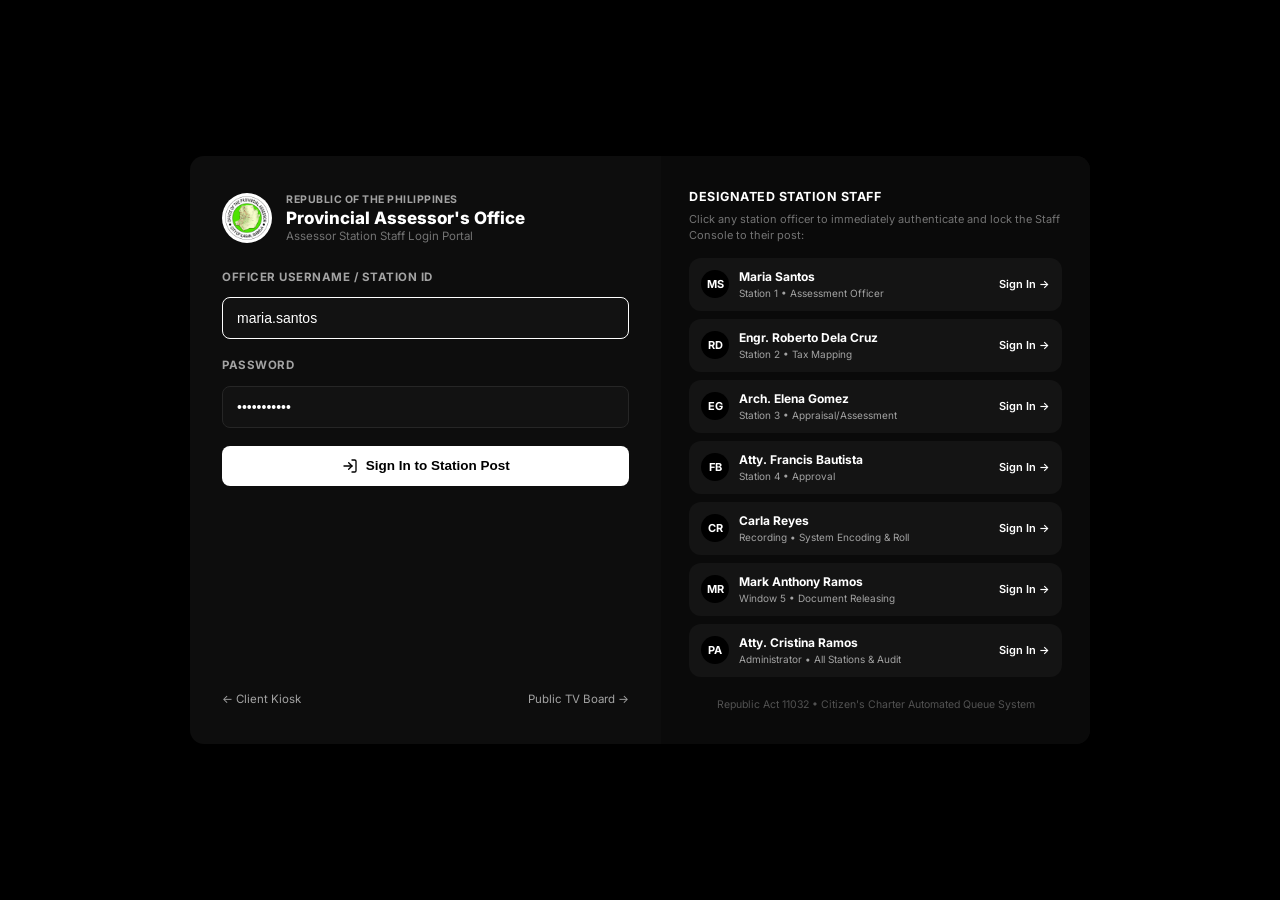
<file: login.html>
<!DOCTYPE html>
<html lang="en">
<head>
  <meta charset="UTF-8">
  <meta name="viewport" content="width=device-width, initial-scale=1.0, maximum-scale=1.0, user-scalable=no">
  <title>Staff Portal Login - Provincial Assessor's Office</title>
  <link rel="stylesheet" href="styles.css">
  <link rel="icon" type="image/png" href="logo.png">
  <style>
    * {
      box-sizing: border-box;
      margin: 0;
      padding: 0;
    }

    body {
      background: #000000;
      color: #ffffff;
      font-family: var(--font-main, ui-sans-serif, -apple-system, BlinkMacSystemFont, "Segoe UI", Roboto, sans-serif);
      min-height: 100vh;
      display: flex;
      flex-direction: column;
      align-items: center;
      justify-content: center;
      padding: 24px 16px;
    }

    .login-wrapper {
      max-width: 900px;
      width: 100%;
      display: grid;
      grid-template-columns: 1.1fr 1fr;
      background: #0d0d0d;
      border: none;
      border-radius: 14px;
      overflow: hidden;
    }

    @media (max-width: 768px) {
      body {
        padding: 12px 10px;
        justify-content: flex-start;
      }
      .login-wrapper {
        grid-template-columns: 1fr;
        border-radius: 12px;
        margin: 10px 0 20px 0;
      }
      .login-form-side {
        padding: 24px 18px;
        border-right: none;
        border-bottom: none;
      }
      .login-presets-side {
        padding: 20px 18px;
      }
    }

    .login-form-side {
      padding: 36px 32px;
      display: flex;
      flex-direction: column;
      justify-content: space-between;
      border-right: none;
    }

    .login-presets-side {
      padding: 32px 28px;
      background: #0a0a0a;
      display: flex;
      flex-direction: column;
      justify-content: space-between;
    }

    .official-seal-row {
      display: flex;
      align-items: center;
      gap: 14px;
      margin-bottom: 24px;
    }

    .official-logo {
      width: 50px;
      height: 50px;
      border-radius: 50%;
      border: none;
      background: #ffffff;
      padding: 2px;
    }

    .form-group {
      margin-bottom: 18px;
    }

    .form-label {
      display: block;
      font-size: 11.5px;
      font-weight: 700;
      color: #a3a3a3;
      text-transform: uppercase;
      letter-spacing: 0.5px;
      margin-bottom: 6px;
    }

    .form-input-dark {
      width: 100%;
      padding: 12px 14px;
      background: #121212;
      border: 1px solid #262626;
      border-radius: 8px;
      color: #ffffff;
      font-size: 14px;
      transition: border-color 0.15s ease;
    }

    .form-input-dark:focus {
      outline: none;
      border-color: #ffffff;
    }

    .btn-login {
      width: 100%;
      padding: 12px;
      background: #ffffff;
      color: #000000;
      font-size: 13.5px;
      font-weight: 700;
      border: none !important;
      border-radius: 8px;
      cursor: pointer;
      display: flex;
      align-items: center;
      justify-content: center;
      gap: 8px;
      transition: background-color 0.15s ease;
    }

    .btn-login:hover {
      background: #e5e5e5;
    }

    .station-btn-card {
      background: #141414;
      border: none;
      border-radius: 12px;
      padding: 10px 12px;
      cursor: pointer;
      display: flex;
      align-items: center;
      justify-content: space-between;
      transition: all 0.15s ease;
      margin-bottom: 8px;
    }

    .station-btn-card:hover {
      background: #202020;
    }

    .avatar-badge {
      width: 28px;
      height: 28px;
      border-radius: 50%;
      display: flex;
      align-items: center;
      justify-content: center;
      font-weight: 700;
      font-size: 11px;
      background: #000000;
      color: #ffffff;
      border: none;
      flex-shrink: 0;
    }

    .error-box {
      background: #261214;
      border: none;
      color: #ff9999;
      padding: 10px 14px;
      border-radius: 8px;
      font-size: 12px;
      margin-bottom: 16px;
      display: none;
    }
  </style>
</head>
<body>

  <div class="login-wrapper">
    
    <!-- LEFT SIDE: OFFICIAL CREDENTIALS LOGIN FORM -->
    <div class="login-form-side">
      <div>
        <div class="official-seal-row">
          <img src="logo.png" alt="Provincial Assessor Seal" class="official-logo">
          <div>
            <div style="font-size: 10.5px; color: #a3a3a3; font-weight: 700; text-transform: uppercase; letter-spacing: 0.5px;">
              Republic of the Philippines
            </div>
            <div style="font-size: 17px; font-weight: 800; color: #ffffff; line-height: 1.2;">
              Provincial Assessor's Office
            </div>
            <div style="font-size: 11.5px; color: #737373;">
              Assessor Station Staff Login Portal
            </div>
          </div>
        </div>

        <div id="login-error-msg" class="error-box"></div>

        <form id="login-form" onsubmit="handleFormLogin(event)">
          <div class="form-group">
            <label class="form-label" for="username-input">Officer Username / Station ID</label>
            <input type="text" id="username-input" class="form-input-dark" placeholder="e.g. maria.santos or admin" value="maria.santos" required autofocus>
          </div>

          <div class="form-group">
            <label class="form-label" for="password-input">Password</label>
            <input type="password" id="password-input" class="form-input-dark" placeholder="••••••••" value="password123" required>
          </div>

          <button type="submit" id="login-submit-btn" class="btn-login">
            <svg class="icon-svg icon-svg-sm" viewBox="0 0 24 24" style="stroke: #000000; width: 16px; height: 16px;"><path d="M15 3h4a2 2 0 0 1 2 2v14a2 2 0 0 1-2 2h-4"></path><polyline points="10 17 15 12 10 7"></polyline><line x1="15" y1="12" x2="3" y2="12"></line></svg>
            <span>Sign In to Station Post</span>
          </button>
        </form>
      </div>

      <div style="margin-top: 24px; padding-top: 16px; border: none; display: flex; justify-content: space-between; font-size: 11.5px; color: #737373;">
        <a href="index.html?view=kiosk" style="color: #a3a3a3; text-decoration: none;">← Client Kiosk</a>
        <a href="tv.html" style="color: #a3a3a3; text-decoration: none;">Public TV Board →</a>
      </div>
    </div>

    <!-- RIGHT SIDE: 1-CLICK DESIGNATED STATION ACCOUNTS PRESETS -->
    <div class="login-presets-side">
      <div>
        <div style="font-weight: 700; font-size: 12.5px; color: #ffffff; text-transform: uppercase; letter-spacing: 0.5px; margin-bottom: 4px;">
          Designated Station Staff
        </div>
        <div style="font-size: 11px; color: #737373; margin-bottom: 14px;">
          Click any station officer to immediately authenticate and lock the Staff Console to their post:
        </div>

        <div id="station-presets-list">
          <!-- Station 1 -->
          <div class="station-btn-card" onclick="quickLogin('maria.santos')">
            <div style="display: flex; align-items: center; gap: 10px;">
              <div class="avatar-badge">MS</div>
              <div>
                <div style="font-weight: 700; font-size: 12px; color: #ffffff;">Maria Santos</div>
                <div style="font-size: 10px; color: #a3a3a3;">Station 1 • Assessment Officer</div>
              </div>
            </div>
            <span style="font-size: 11px; color: #ffffff; font-weight: 600;">Sign In →</span>
          </div>

          <!-- Station 2 -->
          <div class="station-btn-card" onclick="quickLogin('roberto.delacruz')">
            <div style="display: flex; align-items: center; gap: 10px;">
              <div class="avatar-badge">RD</div>
              <div>
                <div style="font-weight: 700; font-size: 12px; color: #ffffff;">Engr. Roberto Dela Cruz</div>
                <div style="font-size: 10px; color: #a3a3a3;">Station 2 • Tax Mapping</div>
              </div>
            </div>
            <span style="font-size: 11px; color: #ffffff; font-weight: 600;">Sign In →</span>
          </div>

          <!-- Station 3 -->
          <div class="station-btn-card" onclick="quickLogin('elena.gomez')">
            <div style="display: flex; align-items: center; gap: 10px;">
              <div class="avatar-badge">EG</div>
              <div>
                <div style="font-weight: 700; font-size: 12px; color: #ffffff;">Arch. Elena Gomez</div>
                <div style="font-size: 10px; color: #a3a3a3;">Station 3 • Appraisal/Assessment</div>
              </div>
            </div>
            <span style="font-size: 11px; color: #ffffff; font-weight: 600;">Sign In →</span>
          </div>

          <!-- Station 4 -->
          <div class="station-btn-card" onclick="quickLogin('francis.bautista')">
            <div style="display: flex; align-items: center; gap: 10px;">
              <div class="avatar-badge">FB</div>
              <div>
                <div style="font-weight: 700; font-size: 12px; color: #ffffff;">Atty. Francis Bautista</div>
                <div style="font-size: 10px; color: #a3a3a3;">Station 4 • Approval</div>
              </div>
            </div>
            <span style="font-size: 11px; color: #ffffff; font-weight: 600;">Sign In →</span>
          </div>

          <!-- Station 5: Recording Desk -->
          <div class="station-btn-card" onclick="quickLogin('carla.reyes')">
            <div style="display: flex; align-items: center; gap: 10px;">
              <div class="avatar-badge">CR</div>
              <div>
                <div style="font-weight: 700; font-size: 12px; color: #ffffff;">Carla Reyes</div>
                <div style="font-size: 10px; color: #a3a3a3;">Recording • System Encoding & Roll</div>
              </div>
            </div>
            <span style="font-size: 11px; color: #ffffff; font-weight: 600;">Sign In →</span>
          </div>

          <!-- Station 6: Window 5 Releasing -->
          <div class="station-btn-card" onclick="quickLogin('mark.ramos')">
            <div style="display: flex; align-items: center; gap: 10px;">
              <div class="avatar-badge">MR</div>
              <div>
                <div style="font-weight: 700; font-size: 12px; color: #ffffff;">Mark Anthony Ramos</div>
                <div style="font-size: 10px; color: #a3a3a3;">Window 5 • Document Releasing</div>
              </div>
            </div>
            <span style="font-size: 11px; color: #ffffff; font-weight: 600;">Sign In →</span>
          </div>

          <!-- Admin -->
          <div class="station-btn-card" onclick="quickLogin('admin')">
            <div style="display: flex; align-items: center; gap: 10px;">
              <div class="avatar-badge">PA</div>
              <div>
                <div style="font-weight: 700; font-size: 12px; color: #ffffff;">Atty. Cristina Ramos</div>
                <div style="font-size: 10px; color: #a3a3a3;">Administrator • All Stations & Audit</div>
              </div>
            </div>
            <span style="font-size: 11px; color: #ffffff; font-weight: 600;">Sign In →</span>
          </div>
        </div>
      </div>

      <div style="font-size: 10.5px; color: #525252; text-align: center; margin-top: 12px;">
        Republic Act 11032 • Citizen's Charter Automated Queue System
      </div>
    </div>

  </div>

  <script>
    async function handleFormLogin(e) {
      e.preventDefault();
      const username = document.getElementById('username-input').value.trim();
      const password = document.getElementById('password-input').value;
      await performLogin(username, password);
    }

    async function quickLogin(username) {
      document.getElementById('username-input').value = username;
      document.getElementById('password-input').value = 'password123';
      await performLogin(username, 'password123');
    }

    async function performLogin(username, password) {
      const errBox = document.getElementById('login-error-msg');
      const submitBtn = document.getElementById('login-submit-btn');
      errBox.style.display = 'none';

      submitBtn.disabled = true;
      submitBtn.innerHTML = 'Authenticating...';

      try {
        const res = await fetch('/api/auth/login', {
          method: 'POST',
          headers: { 'Content-Type': 'application/json' },
          body: JSON.stringify({ username, password })
        });
        const data = await res.json();

        if (res.ok && data.success && data.user) {
          localStorage.setItem('queue_pao_auth_user', JSON.stringify(data.user));
          window.location.href = 'index.html?view=console';
        } else {
          errBox.textContent = data.message || 'Invalid credentials.';
          errBox.style.display = 'block';
          submitBtn.disabled = false;
          submitBtn.innerHTML = 'Sign In to Station Post';
        }
      } catch (err) {
        // Fallback for offline file protocol
        const fallbackUsers = {
          'maria.santos': { id: 1, username: 'maria.santos', fullName: 'Maria Santos', title: 'Assessment Officer', stationId: 1, role: 'staff' },
          'roberto.delacruz': { id: 2, username: 'roberto.delacruz', fullName: 'Engr. Roberto Dela Cruz', title: 'Tax Mapping Specialist', stationId: 2, role: 'staff' },
          'elena.gomez': { id: 3, username: 'elena.gomez', fullName: 'Arch. Elena Gomez', title: 'Appraisal Officer', stationId: 3, role: 'staff' },
          'francis.bautista': { id: 4, username: 'francis.bautista', fullName: 'Atty. Francis Bautista', title: 'Provincial Assessor', stationId: 4, role: 'staff' },
          'carla.reyes': { id: 5, username: 'carla.reyes', fullName: 'Carla Reyes', title: 'Records Specialist & Assessment Roll Clerk', stationId: 5, role: 'staff' },
          'mark.ramos': { id: 6, username: 'mark.ramos', fullName: 'Mark Anthony Ramos', title: 'Releasing & Issuance Officer', stationId: 6, role: 'staff' },
          'admin': { id: 7, username: 'admin', fullName: 'Atty. Cristina Ramos', title: 'Administrator', stationId: null, role: 'admin' }
        };

        const u = fallbackUsers[username.toLowerCase()];
        if (u) {
          localStorage.setItem('queue_pao_auth_user', JSON.stringify(u));
          window.location.href = 'index.html?view=console';
        } else {
          errBox.textContent = 'Could not connect to server.';
          errBox.style.display = 'block';
          submitBtn.disabled = false;
          submitBtn.innerHTML = 'Sign In to Station Post';
        }
      }
    }
  </script>
</body>
</html>
</file>
<file: styles.css>
/* ==========================================================================
   PROVINCIAL ASSESSOR'S OFFICE - CLEAN DESIGN SYSTEM (Ollama/README Inspired)
   Paper-white canvas, pure black pills, hairline 1px borders, rounded.full geometry
   ========================================================================== */

@import url('https://fonts.googleapis.com/css2?family=Inter:wght@400;500;600;700&family=JetBrains+Mono:wght@400;500;600;700&family=Nunito:wght@500;600;700;800&display=swap');

:root {
  /* Strict Black & White Minimalist Tokens */
  --colors-primary: #000000;
  --colors-ink-deep: #000000;
  --colors-canvas: #ffffff;
  --colors-surface-soft: #fafafa;
  --colors-surface-dark: #000000;
  --colors-hairline: #e5e5e5;
  --colors-hairline-strong: #d4d4d4;

  --colors-ink: #000000;
  --colors-charcoal: #404040;
  --colors-body: #737373;
  --colors-mute: #a3a3a3;
  --colors-on-dark: #ffffff;
  --colors-on-dark-mute: rgba(255, 255, 255, 0.75);

  --colors-terminal-red: #000000;
  --colors-terminal-yellow: #525252;
  --colors-terminal-green: #000000;
  --colors-focus-ring: rgba(0, 0, 0, 0.2);

  /* Semantic aliases */
  --color-primary: #000000;
  --color-canvas: #ffffff;
  --color-surface: #ffffff;
  --color-surface-subtle: #fafafa;
  --color-surface-hover: #f5f5f5;
  --color-border: #e5e5e5;
  --color-border-subtle: #e5e5e5;
  --color-border-strong: #000000;
  --color-text-main: #000000;
  --color-text-secondary: #404040;
  --color-text-muted: #737373;
  --color-danger: #000000;
  --color-accent: #000000;
  --color-success: #000000;

  /* Typography */
  --font-display: 'SF Pro Rounded', 'Nunito', system-ui, -apple-system, sans-serif;
  --font-main: ui-sans-serif, 'Inter', system-ui, -apple-system, BlinkMacSystemFont, 'Segoe UI', Roboto, sans-serif;
  --font-mono: ui-monospace, 'JetBrains Mono', 'SFMono-Regular', Menlo, Monaco, Consolas, monospace;

  /* Border Radii */
  --rounded-none: 0px;
  --rounded-sm: 6px;
  --rounded-md: 8px;
  --rounded-lg: 12px;
  --rounded-full: 9999px;

  --radius-card: var(--rounded-lg);
  --radius-control: var(--rounded-full);
  --radius-pill: var(--rounded-full);

  /* Elevation (Pure Minimal - No heavy drop shadows) */
  --shadow-app: none;
  --shadow-card: none;
  --shadow-elevated: none;
}

/* ==========================================================================
   DARK THEME DESIGN TOKENS
   ========================================================================== */
[data-theme="dark"] {
  /* Colors */
  --colors-primary: #ffffff;
  --colors-ink-deep: #ffffff;
  --colors-canvas: #000000;
  --colors-surface-soft: #121212;
  --colors-surface-dark: #000000;
  --colors-hairline: #262626;
  --colors-hairline-strong: #333333;

  --colors-ink: #ffffff;
  --colors-charcoal: #e5e5e5;
  --colors-body: #a3a3a3;
  --colors-mute: #737373;
  --colors-on-dark: #ffffff;
  --colors-on-dark-mute: rgba(255, 255, 255, 0.75);

  --colors-terminal-red: #ffffff;
  --colors-terminal-yellow: #a3a3a3;
  --colors-terminal-green: #ffffff;
  --colors-focus-ring: rgba(255, 255, 255, 0.25);

  /* Semantic aliases */
  --color-primary: #ffffff;
  --color-canvas: #000000;
  --color-surface: #121212;
  --color-surface-subtle: #171717;
  --color-surface-hover: #1f1f1f;
  --color-border: #262626;
  --color-border-subtle: #262626;
  --color-border-strong: #ffffff;
  --color-text-main: #ffffff;
  --color-text-secondary: #e5e5e5;
  --color-text-muted: #a3a3a3;
  --color-danger: #ffffff;
  --color-accent: #ffffff;
  --color-success: #ffffff;
}

[data-theme="dark"] .brand-logo-icon {
  background-color: #ffffff;
  color: #000000;
}

[data-theme="dark"] .brand-logo-icon .icon-svg {
  stroke: #000000;
}

[data-theme="dark"] .avatar-round-sm {
  background-color: #ffffff;
  color: #000000;
}

[data-theme="dark"] .avatar-round-sm .icon-svg {
  stroke: #000000;
}

[data-theme="dark"] .avatar-round-lg {
  background-color: #ffffff;
  color: #000000;
}

[data-theme="dark"] .avatar-round-lg .icon-svg {
  stroke: #000000;
}

[data-theme="dark"] .icon-btn-round {
  background-color: #1e1e1e;
  border: none !important;
  color: #f8fafc;
}

[data-theme="dark"] .icon-btn-round:hover {
  background-color: #2a2a2a;
  border: none !important;
  color: #ffffff;
}

[data-theme="dark"] .icon-btn-round .icon-svg {
  stroke: currentColor;
}

[data-theme="dark"] .btn-primary {
  background-color: #ffffff;
  color: #000000;
  border: none !important;
}

[data-theme="dark"] .btn-primary .icon-svg {
  stroke: #000000;
}

[data-theme="dark"] .btn-primary:hover {
  background-color: #e2e8f0;
  border: none !important;
}

[data-theme="dark"] .btn-outline {
  background-color: #222222;
  color: #f8fafc;
  border: none !important;
}

[data-theme="dark"] .btn-outline .icon-svg {
  stroke: currentColor;
}

[data-theme="dark"] .btn-outline:hover {
  background-color: #2c2c2c;
  border: none !important;
}

[data-theme="dark"] .tag-badge.primary {
  background-color: #ffffff;
  color: #000000;
}

[data-theme="dark"] .tag-badge.accent {
  background-color: #ffffff;
  color: #000000;
  border: none;
}

[data-theme="dark"] .nav-item-btn.active {
  background-color: #ffffff;
  color: #000000;
  border: none !important;
}

[data-theme="dark"] .nav-item-btn.active .icon-svg {
  stroke: #000000;
}

[data-theme="dark"] .counter-dot-badge {
  background-color: #ffffff;
  color: #000000;
}

[data-theme="dark"] .kiosk-service-card {
  background: #121212;
  border-color: #262626;
}

[data-theme="dark"] .kiosk-service-card:hover {
  border-color: #ffffff;
  box-shadow: none;
}

[data-theme="dark"] .kiosk-priority-banner {
  background: #121212;
  border-color: #262626;
}

[data-theme="dark"] .kiosk-priority-icon {
  background: #ffffff;
  color: #000000;
}

[data-theme="dark"] .kiosk-priority-icon .icon-svg {
  stroke: #000000;
  fill: #000000;
}

[data-theme="dark"] .service-code-pill,
[data-theme="dark"] .service-card-req-pill {
  background: #171717;
  border-color: #262626;
  color: #e5e5e5;
}

[data-theme="dark"] .sidebar-stats-strip {
  background: #141414;
  border: none !important;
}

[data-theme="dark"] .service-icon-box {
  background-color: #1a1e29;
  color: #f8fafc;
  border: none !important;
}

[data-theme="dark"] .service-icon-box .icon-svg {
  stroke: #f8fafc;
}

[data-theme="dark"] .prompt-chip-btn {
  background-color: #1e1e1e;
  border: none !important;
  color: #cbd5e1;
}

[data-theme="dark"] .prompt-chip-btn:hover {
  background-color: #2a2a2a;
  color: #ffffff;
  border: none !important;
}

[data-theme="dark"] .prompt-chip-btn .icon-svg {
  stroke: currentColor;
}

[data-theme="dark"] .form-input,
[data-theme="dark"] .form-select,
[data-theme="dark"] .form-textarea {
  background-color: #13161f;
  border-color: #2e3342;
  color: #f8fafc;
}

[data-theme="dark"] .form-input:focus,
[data-theme="dark"] .form-select:focus,
[data-theme="dark"] .form-textarea:focus {
  border-color: #ffffff;
}

[data-theme="dark"] .brand-title {
  color: #ffffff;
}

[data-theme="dark"] .brand-subtitle {
  color: #94a3b8;
}

[data-theme="dark"] .search-input-pill {
  background-color: #13161f;
  border-color: #222631;
  color: #f8fafc;
}

[data-theme="dark"] .search-input-pill:focus {
  background-color: #181c26;
  border-color: #ffffff;
}

[data-theme="dark"] .search-icon-inside {
  color: #64748b;
}

[data-theme="dark"] .profile-name {
  color: #ffffff;
}

[data-theme="dark"] .profile-role-tag {
  color: #94a3b8;
}

[data-theme="dark"] .stat-item-val {
  color: #ffffff;
}

[data-theme="dark"] .stat-item-lbl {
  color: #64748b;
}

[data-theme="dark"] .serving-hero-code {
  color: #ffffff;
}

[data-theme="dark"] .meta-field-val {
  color: #ffffff;
}

[data-theme="dark"] .meta-field-label {
  color: #94a3b8;
}

[data-theme="dark"] .queue-stream-name {
  color: #ffffff;
}

[data-theme="dark"] .queue-stream-ticket {
  color: #ffffff;
}

[data-theme="dark"] .queue-stream-sub {
  color: #94a3b8;
}

[data-theme="dark"] .event-title {
  color: #ffffff;
}

[data-theme="dark"] .event-sub {
  color: #94a3b8;
}

[data-theme="dark"] .toast {
  background-color: #1a1e29;
  color: #ffffff;
  border-color: #383c45;
}

[data-theme="dark"] .modal-backdrop {
  background-color: rgba(0, 0, 0, 0.75);
}

[data-theme="dark"] .radio-card {
  background-color: #13161f;
  border-color: #222631;
  color: #f8fafc;
}

[data-theme="dark"] .radio-card:hover {
  border-color: #ffffff;
}

[data-theme="dark"] .radio-card.selected {
  border-color: #ffffff;
  background-color: #1a1e29;
  color: #ffffff;
}

[data-theme="dark"] .modal-box,
[data-theme="dark"] .modal-content {
  background: #141414;
  border: none !important;
  color: #f8fafc;
}

[data-theme="dark"] .modal-header,
[data-theme="dark"] .modal-footer {
  border-color: #222222;
  background-color: #141414;
}

[data-theme="dark"] .tv-counter-card {
  background-color: #141414;
  border: none !important;
  box-shadow: none !important;
}

[data-theme="dark"] .tv-counter-card.is-calling {
  background-color: #1f1f1f;
  border: none !important;
}

[data-theme="dark"] .tv-counter-card.is-serving {
  background-color: #181818;
  border: none !important;
}

[data-theme="dark"] .tv-duration-pill.serving {
  background: #ffffff;
  color: #000000;
  border-color: #ffffff;
}

[data-theme="dark"] .tv-duration-pill.calling {
  background: #1a1e29;
  color: #ffffff;
  border-color: #475569;
}

[data-theme="dark"] .tv-duration-pill.available {
  background: #121212;
  color: #a3a3a3;
  border-color: #262626;
}

[data-theme="dark"] .tv-recent-card {
  background-color: #141414 !important;
  border: none !important;
  color: #ffffff !important;
  box-shadow: none !important;
}

[data-theme="dark"] .tracker-card,
[data-theme="dark"] .tracker-info-box {
  background-color: #141414;
  border: none !important;
  box-shadow: none !important;
}

[data-theme="dark"] .tracker-logo {
  background-color: #ffffff;
  color: #000000;
}

[data-theme="dark"] .tracker-logo .icon-svg {
  stroke: #000000;
}

[data-theme="dark"] .tv-standalone-logo {
  background-color: #ffffff;
  color: #000000;
}

[data-theme="dark"] .tv-standalone-logo .icon-svg {
  stroke: #000000;
}

[data-theme="dark"] .user-profile-chip {
  background-color: #1a1a1a;
  border: none !important;
}

[data-theme="dark"] .queue-tab-item {
  color: #94a3b8;
}

[data-theme="dark"] .queue-tab-item.active {
  color: #ffffff;
  border: none !important;
}

[data-theme="dark"] .queue-stream-item {
  background-color: #141414;
  border: none !important;
}

[data-theme="dark"] .queue-stream-item:hover {
  background-color: #1f1f1f;
}

[data-theme="dark"] .queue-avatar-chip {
  background-color: #ffffff;
  color: #000000;
  font-weight: 800;
}

[data-theme="dark"] .queue-avatar-chip.priority {
  background-color: #ffffff;
  color: #000000;
  border: none !important;
}

[data-theme="dark"] .event-item {
  background-color: #141414;
  border: none !important;
}

[data-theme="dark"] .event-icon-box {
  background-color: #181c26;
  border-color: #222631;
  color: #f8fafc;
}

[data-theme="dark"] .event-icon-box .icon-svg {
  stroke: #f8fafc;
}

[data-theme="dark"] .quick-prompt-card {
  background: #13161f;
  border-color: #222631;
}

[data-theme="dark"] .prompt-input-fake {
  background-color: #181c26;
  border-color: #222631;
  color: #94a3b8;
}

[data-theme="dark"] .prompt-input-fake:hover {
  background-color: #1f2430;
  border-color: #383c45;
  color: #f8fafc;
}

[data-theme="dark"] .console-header-card,
[data-theme="dark"] .console-station-card,
[data-theme="dark"] .admin-card,
[data-theme="dark"] .stat-card,
[data-theme="dark"] .table-wrap,
[data-theme="dark"] .client-meta-box,
[data-theme="dark"] .quick-prompt-card,
[data-theme="dark"] .kiosk-service-card,
[data-theme="dark"] .kiosk-priority-banner,
[data-theme="dark"] .tv-client-section-card,
[data-theme="dark"] .tv-signage-header,
[data-theme="dark"] .tv-recent-strip,
[data-theme="dark"] .tv-hero-standalone,
[data-theme="dark"] .console-active-3sec-row,
[data-theme="dark"] .console-docket-row,
[data-theme="dark"] .station-toolbox-card,
[data-theme="dark"] .sidebar-stats-strip,
[data-theme="dark"] .profile-card,
[data-theme="dark"] .queue-stream-item,
[data-theme="dark"] .event-item,
[data-theme="dark"] .modal-box {
  background-color: #141414;
  border: none !important;
  box-shadow: none !important;
}

[data-theme="dark"] .data-table th {
  background-color: #181c26;
  border-color: #222631;
  color: #cbd5e1;
}

[data-theme="dark"] .data-table td {
  border-color: #222631;
  color: #f8fafc;
}

[data-theme="dark"] .table-custom th {
  background-color: #181c26;
  border-color: #222631;
  color: #cbd5e1;
}

[data-theme="dark"] .table-custom td {
  border-color: #222631;
  color: #f8fafc;
}

[data-theme="dark"] .table-custom tr:hover {
  background-color: #181c26;
}

[data-theme="dark"] kbd {
  background-color: #222631 !important;
  color: #f8fafc !important;
  border: none !important;
}

/* ==========================================================================
   PASS NUMBER SWITCHING TRANSITION (Minimal Monochrome Inversion Flash)
   ========================================================================== */
@keyframes passNumberFlash {
  0% {
    background-color: #000000 !important;
    color: #ffffff !important;
    border-radius: 4px;
  }
  40% {
    background-color: #262626 !important;
    color: #ffffff !important;
  }
  100% {
    background-color: transparent !important;
  }
}

@keyframes passCardHighlight {
  0% {
    border-color: #000000 !important;
  }
  50% {
    border-color: #525252 !important;
  }
  100% {
    border-color: var(--colors-hairline, #e5e5e5) !important;
  }
}

.pass-number-transition {
  animation: passNumberFlash 0.8s cubic-bezier(0.16, 1, 0.3, 1) forwards !important;
  display: inline-block;
  padding: 0 6px;
  border-radius: 4px;
}

.pass-card-transition {
  animation: passCardHighlight 0.8s cubic-bezier(0.16, 1, 0.3, 1) forwards !important;
}

/* ==========================================================================
   CALL NEXT PASS & RE-CALL TRANSITIONS (Minimal Monochrome Pulse)
   ========================================================================== */
@keyframes callNextPulse {
  0% {
    background-color: #000000 !important;
    color: #ffffff !important;
    border-radius: 4px;
  }
  50% {
    background-color: #262626 !important;
    color: #ffffff !important;
  }
  100% {
    background-color: transparent !important;
  }
}

@keyframes recallPulse {
  0% {
    background-color: #000000 !important;
    color: #ffffff !important;
    border-radius: 4px;
  }
  50% {
    background-color: #525252 !important;
    color: #ffffff !important;
  }
  100% {
    background-color: transparent !important;
  }
}

@keyframes buttonPulseMono {
  0% {
    transform: scale(0.97);
  }
  50% {
    transform: scale(1.02);
  }
  100% {
    transform: scale(1.0);
  }
}

.call-next-transition {
  animation: callNextPulse 0.8s cubic-bezier(0.16, 1, 0.3, 1) forwards !important;
  display: inline-block;
  padding: 0 6px;
  border-radius: 4px;
}

.recall-transition {
  animation: recallPulse 0.8s cubic-bezier(0.16, 1, 0.3, 1) forwards !important;
  display: inline-block;
  padding: 0 6px;
  border-radius: 4px;
}

.btn-pulse-call {
  animation: buttonPulseMono 0.4s ease-out !important;
}

.btn-pulse-recall {
  animation: buttonPulseMono 0.4s ease-out !important;
}

/* ==========================================================================
   COUNTER CARD TRANSITION (Minimal High-Contrast Flash)
   ========================================================================== */
@keyframes counterCardDarkModePulse {
  0% {
    background-color: #000000 !important;
    color: #ffffff !important;
    border-color: #000000 !important;
  }
  50% {
    background-color: #171717 !important;
    color: #ffffff !important;
    border-color: #262626 !important;
  }
  100% {
    background-color: var(--colors-canvas) !important;
    color: var(--colors-ink) !important;
    border-color: var(--colors-hairline) !important;
  }
}

.tv-counter-card.counter-dark-mode-transition {
  animation: counterCardDarkModePulse 0.8s cubic-bezier(0.16, 1, 0.3, 1) forwards !important;
  background-color: #000000 !important;
}

.tv-counter-card.counter-dark-mode-transition * {
  color: #ffffff !important;
}

.tv-counter-card.counter-dark-mode-transition .tv-counter-title,
.tv-counter-card.counter-dark-mode-transition .tv-counter-ticket-num,
.tv-counter-card.counter-dark-mode-transition .tv-counter-ticket-num span,
.tv-counter-card.counter-dark-mode-transition .tv-counter-client strong,
.tv-counter-card.counter-dark-mode-transition .tv-counter-officer span {
  color: #ffffff !important;
}

.tv-counter-card.counter-dark-mode-transition .tv-counter-label,
.tv-counter-card.counter-dark-mode-transition .tv-counter-client,
.tv-counter-card.counter-dark-mode-transition .tv-counter-client-idle,
.tv-counter-card.counter-dark-mode-transition .tv-counter-officer {
  color: rgba(255, 255, 255, 0.8) !important;
}

.tv-counter-card.counter-dark-mode-transition .tv-counter-officer svg {
  stroke: #ffffff !important;
}

.tv-counter-card.counter-dark-mode-transition .tv-duration-pill {
  background-color: rgba(255, 255, 255, 0.2) !important;
  color: #ffffff !important;
  border-color: rgba(255, 255, 255, 0.4) !important;
}

/* ==========================================================================
   SCROLLBAR STYLES (Light & Dark)
   ========================================================================== */
::-webkit-scrollbar {
  width: 6px;
  height: 6px;
}

::-webkit-scrollbar-track {
  background: transparent;
}

::-webkit-scrollbar-thumb {
  background: #cbd5e1;
  border-radius: 9999px;
}

::-webkit-scrollbar-thumb:hover {
  background: #94a3b8;
}

[data-theme="dark"] ::-webkit-scrollbar {
  width: 6px;
  height: 6px;
}

[data-theme="dark"] ::-webkit-scrollbar-track {
  background: #090a0f;
}

[data-theme="dark"] ::-webkit-scrollbar-thumb {
  background: #272c38;
  border-radius: 9999px;
  border: 1px solid #090a0f;
}

[data-theme="dark"] ::-webkit-scrollbar-thumb:hover {
  background: #3e4556;
}

[data-theme="dark"] * {
  scrollbar-color: #272c38 #090a0f;
  scrollbar-width: thin;
}

/* Base Reset */
*, *::before, *::after {
  box-sizing: border-box;
  margin: 0;
  padding: 0;
}

body {
  background-color: var(--colors-canvas);
  color: var(--colors-ink);
  font-family: var(--font-main);
  font-size: 14px;
  line-height: 1.5;
  -webkit-font-smoothing: antialiased;
  -moz-osx-font-smoothing: grayscale;
  min-height: 100vh;
  height: 100vh;
  width: 100vw;
  overflow: hidden;
  margin: 0;
  padding: 0;
}

/* SVG Vector Icons */
.icon-svg {
  width: 16px;
  height: 16px;
  stroke-width: 2;
  stroke: currentColor;
  fill: none;
  stroke-linecap: round;
  stroke-linejoin: round;
  display: inline-block;
  vertical-align: middle;
  flex-shrink: 0;
}

.icon-svg-sm {
  width: 13px;
  height: 13px;
}

.icon-svg-lg {
  width: 20px;
  height: 20px;
}

.icon-svg-xl {
  width: 28px;
  height: 28px;
}

/* Terminal Traffic Lights */
.terminal-traffic-lights {
  display: inline-flex;
  align-items: center;
  gap: 6px;
}

.terminal-dot {
  width: 11px;
  height: 11px;
  border-radius: var(--rounded-full);
  display: inline-block;
}

.terminal-dot.red { background-color: var(--colors-terminal-red); }
.terminal-dot.yellow { background-color: var(--colors-terminal-yellow); }
.terminal-dot.green { background-color: var(--colors-terminal-green); }

/* ==========================================================================
   APP WINDOW & SHELL
   ========================================================================== */
.app-window {
  width: 100vw;
  max-width: 100vw;
  height: 100vh;
  background-color: var(--colors-canvas);
  display: flex;
  flex-direction: column;
  overflow: hidden;
}

/* TOP GLOBAL NAVIGATION */
.top-header {
  height: 56px;
  padding: 0 24px;
  border-bottom: 1px solid var(--colors-hairline);
  display: flex;
  align-items: center;
  justify-content: space-between;
  gap: 20px;
  background-color: var(--colors-canvas);
  flex-shrink: 0;
  z-index: 40;
}

.brand-section {
  display: flex;
  align-items: center;
  gap: 10px;
  min-width: 220px;
}

.brand-logo-icon {
  width: 38px;
  height: 38px;
  border-radius: 50%;
  background-color: transparent;
  display: flex;
  align-items: center;
  justify-content: center;
  overflow: hidden;
  flex-shrink: 0;
}

.official-logo-img {
  width: 100%;
  height: 100%;
  object-fit: contain;
  border-radius: 50%;
  display: block;
}

.brand-text-wrap {
  display: flex;
  flex-direction: column;
}

.brand-title {
  font-family: var(--font-display);
  font-size: 15px;
  font-weight: 600;
  color: var(--colors-ink);
  line-height: 1.1;
  letter-spacing: -0.2px;
}

.brand-subtitle {
  font-size: 11px;
  font-weight: 400;
  color: var(--colors-body);
}

/* Center Search Pill Bar */
.search-bar-wrap {
  flex: 1;
  max-width: 480px;
  position: relative;
}

.search-input-pill {
  width: 100%;
  height: 36px;
  background-color: var(--colors-surface-soft);
  border: 1px solid var(--colors-hairline);
  border-radius: var(--rounded-full);
  padding: 0 16px 0 38px;
  font-family: var(--font-main);
  font-size: 13.5px;
  color: var(--colors-ink);
  outline: none;
  transition: all 0.15s ease;
}

.search-input-pill:focus {
  background-color: var(--colors-canvas);
  border-color: var(--colors-ink);
}

.search-icon-inside {
  position: absolute;
  left: 14px;
  top: 50%;
  transform: translateY(-50%);
  color: var(--colors-mute);
  pointer-events: none;
}

/* Header Tools */
.header-tools {
  display: flex;
  align-items: center;
  gap: 10px;
}

.icon-btn-round {
  width: 36px;
  height: 36px;
  border-radius: var(--rounded-full);
  background-color: var(--colors-surface-soft);
  border: none !important;
  display: flex;
  align-items: center;
  justify-content: center;
  color: var(--colors-charcoal);
  cursor: pointer;
  position: relative;
  transition: all 0.15s ease;
}

.icon-btn-round:hover {
  background-color: #f0f0f0;
  color: var(--colors-ink);
}

.badge-dot-alert {
  position: absolute;
  top: 8px;
  right: 8px;
  width: 6px;
  height: 6px;
  border-radius: var(--rounded-full);
  background-color: var(--colors-ink);
}

.user-profile-chip {
  display: flex;
  align-items: center;
  gap: 8px;
  padding: 3px 12px 3px 3px;
  background-color: var(--colors-surface-soft);
  border-radius: var(--rounded-full);
  border: none !important;
  cursor: pointer;
  transition: all 0.15s ease;
}

.user-profile-chip:hover {
  background-color: #f0f0f0;
}

.avatar-round-sm {
  width: 28px;
  height: 28px;
  border-radius: var(--rounded-full);
  background-color: var(--colors-ink);
  display: flex;
  align-items: center;
  justify-content: center;
  font-size: 11px;
  font-weight: 600;
  color: var(--colors-on-dark);
}

.user-chip-name {
  font-size: 13px;
  font-weight: 500;
  color: var(--colors-ink);
}

/* ==========================================================================
   3-COLUMN DASHBOARD GRID
   ========================================================================== */
.dashboard-grid {
  display: grid;
  grid-template-columns: 250px 1fr 340px;
  height: calc(100vh - 56px);
  max-height: calc(100vh - 56px);
  background-color: var(--colors-canvas);
  overflow: hidden;
}

@media (max-width: 1200px) {
  .dashboard-grid {
    grid-template-columns: 240px 1fr;
  }
  .right-sidebar {
    display: none;
  }
}

@media (max-width: 768px) {
  .dashboard-grid {
    grid-template-columns: 1fr;
  }
  .left-sidebar {
    display: none;
  }
}

/* ==========================================================================
   LEFT SIDEBAR: NAVIGATION & STATUS
   ========================================================================== */
.left-sidebar {
  padding: 16px;
  border-right: 1px solid var(--colors-hairline);
  display: flex;
  flex-direction: column;
  gap: 16px;
  height: 100%;
  overflow-y: auto;
  background-color: var(--colors-canvas);
}

/* Profile / System Card & Sleek Stats Strip */
.sidebar-stats-strip {
  display: flex;
  align-items: center;
  justify-content: space-around;
  padding: 10px 12px;
  background: var(--colors-surface-soft);
  border: none !important;
  border-radius: var(--rounded-md);
  margin-bottom: 4px;
}

.sidebar-stat-item {
  display: flex;
  flex-direction: column;
  align-items: center;
  text-align: center;
}

.sidebar-stat-val {
  font-size: 15px;
  font-weight: 800;
  color: var(--colors-ink);
  line-height: 1.1;
  font-family: var(--font-mono);
}

.sidebar-stat-lbl {
  font-size: 10px;
  color: var(--colors-body);
  margin-top: 2px;
  font-weight: 600;
  text-transform: uppercase;
  letter-spacing: 0.5px;
}

.sidebar-stat-divider {
  width: 1px;
  height: 20px;
  background: var(--colors-hairline);
}

.profile-card {
  background: var(--colors-surface-soft);
  border: none !important;
  border-radius: var(--rounded-lg);
  padding: 12px 14px;
}

.profile-stats-row {
  display: grid;
  grid-template-columns: repeat(3, 1fr);
  text-align: center;
}

.stat-item-val {
  font-size: 15px;
  font-weight: 700;
  color: var(--colors-ink);
  line-height: 1.1;
  font-family: var(--font-mono);
}

.stat-item-lbl {
  font-size: 10px;
  color: var(--colors-body);
  margin-top: 2px;
  font-weight: 500;
  text-transform: uppercase;
}

/* Navigation Menu */
.nav-menu-list {
  display: flex;
  flex-direction: column;
  gap: 4px;
}

.nav-item-btn {
  display: flex;
  align-items: center;
  justify-content: space-between;
  padding: 8px 14px;
  border-radius: var(--rounded-full);
  background: transparent;
  border: none !important;
  font-family: var(--font-main);
  font-size: 13.5px;
  font-weight: 500;
  color: var(--colors-charcoal);
  cursor: pointer;
  transition: all 0.15s ease;
  text-decoration: none;
}

.nav-item-btn:hover {
  background-color: var(--colors-surface-soft);
  color: var(--colors-ink);
}

.nav-item-btn.active {
  background-color: var(--colors-ink);
  color: var(--colors-on-dark);
  border: none !important;
}

.nav-item-content {
  display: flex;
  align-items: center;
  gap: 8px;
}

.nav-item-badge {
  font-size: 10px;
  font-weight: 600;
  padding: 2px 7px;
  border-radius: var(--rounded-full);
  background-color: var(--colors-surface-soft);
  color: var(--colors-ink);
  border: none;
}

.nav-item-btn.active .nav-item-badge {
  background-color: rgba(255, 255, 255, 0.2);
  color: #ffffff;
  border-color: transparent;
}

/* Sidebar Section Titles */
.sidebar-section-title {
  font-size: 11px;
  font-weight: 600;
  text-transform: uppercase;
  color: var(--colors-mute);
  letter-spacing: 0.5px;
  margin-bottom: 6px;
  padding: 0 4px;
}

.counter-chip-list {
  display: flex;
  flex-direction: column;
  gap: 4px;
}

.counter-chip-item {
  display: flex;
  align-items: center;
  gap: 8px;
  padding: 6px 10px;
  border-radius: var(--rounded-full);
  font-size: 12.5px;
  font-weight: 500;
  color: var(--colors-charcoal);
  cursor: pointer;
  transition: all 0.15s ease;
}

.counter-chip-item:hover {
  background-color: var(--colors-surface-soft);
  color: var(--colors-ink);
}

.counter-dot-badge {
  width: 20px;
  height: 20px;
  border-radius: var(--rounded-full);
  display: flex;
  align-items: center;
  justify-content: center;
  font-size: 10px;
  font-weight: 700;
  color: var(--colors-on-dark);
  background-color: var(--colors-ink);
}

/* ==========================================================================
   CENTER MAIN STAGE
   ========================================================================== */
.center-content {
  padding: 24px;
  overflow-y: auto;
  display: flex;
  flex-direction: column;
  gap: 16px;
  height: 100%;
  background-color: var(--colors-canvas);
}



/* Quick Prompt Card / Install Pill Signature Element */
.quick-prompt-card {
  background: var(--colors-surface-soft, #fafafa);
  border: none !important;
  border-radius: var(--rounded-lg);
  padding: 16px 20px;
}

.prompt-top-row {
  display: flex;
  align-items: center;
  gap: 12px;
  margin-bottom: 12px;
}

.prompt-input-fake {
  flex: 1;
  background-color: var(--colors-surface-soft);
  border: 1px solid var(--colors-hairline);
  border-radius: var(--rounded-full);
  padding: 10px 18px;
  font-size: 13.5px;
  color: var(--colors-body);
  cursor: pointer;
  transition: all 0.15s ease;
}

.prompt-input-fake:hover {
  background-color: var(--colors-canvas);
  border-color: var(--colors-ink);
  color: var(--colors-ink);
}

.prompt-actions-row {
  display: flex;
  align-items: center;
  justify-content: space-between;
  padding-top: 10px;
  border-top: 1px solid var(--colors-hairline);
  flex-wrap: wrap;
  gap: 8px;
}

.prompt-chips-group {
  display: flex;
  align-items: center;
  gap: 8px;
}

.prompt-chip-btn {
  display: flex;
  align-items: center;
  gap: 6px;
  background: var(--colors-surface-soft);
  border: none !important;
  font-size: 12px;
  font-weight: 500;
  color: var(--colors-charcoal);
  cursor: pointer;
  padding: 6px 12px;
  border-radius: var(--rounded-full);
  transition: all 0.15s ease;
}

.prompt-chip-btn:hover {
  background-color: #e5e5e5;
  border: none !important;
  color: var(--colors-ink);
}

/* ==========================================================================
   BUTTONS (Ollama Button Component System)
   ========================================================================== */
/* Universal Button Reset - No Outside Stroke Lines */
button,
.btn,
.btn-primary,
.btn-outline,
.btn-accent,
.btn-pill,
.btn-pill-on-dark,
.prompt-chip-btn,
.mobile-station-chip,
.mobile-android-fab,
.tv-overflow-header-btn,
.console-endorse-main-btn,
.console-quick-endorse-btn,
.console-route-btn,
.mobile-nav-btn,
.mobile-drawer-close-btn,
.user-profile-chip {
  border: none !important;
  outline: none;
}

button:focus-visible,
.btn:focus-visible {
  outline: 2px solid var(--colors-ink, #000000) !important;
  outline-offset: 2px;
}

.btn {
  display: inline-flex;
  align-items: center;
  justify-content: center;
  gap: 8px;
  padding: 8px 20px;
  height: 36px;
  border-radius: var(--rounded-full);
  font-family: var(--font-main);
  font-size: 14px;
  font-weight: 500;
  cursor: pointer;
  transition: all 0.12s ease;
  border: none !important;
  text-decoration: none;
  line-height: 1;
}

/* button-primary: pure black pill */
.btn-primary {
  background-color: var(--colors-primary);
  color: #ffffff;
  border: none !important;
}

.btn-primary:hover {
  background-color: #262626;
  border: none !important;
}

.btn-primary:active {
  background-color: var(--colors-ink-deep);
  border: none !important;
}

.btn-accent {
  background-color: var(--colors-surface-dark);
  color: #ffffff;
  border: none !important;
}

/* button-secondary / outline: tonal soft pill with no stroke line */
.btn-outline {
  background-color: var(--colors-surface-soft, #f0f0f0);
  border: none !important;
  color: var(--colors-ink, #000000);
}

.btn-outline:hover {
  background-color: #e5e5e5;
  border: none !important;
  color: var(--colors-ink, #000000);
}

.btn-sm {
  padding: 6px 14px;
  height: 30px;
  font-size: 12.5px;
}

.btn-pill {
  border-radius: var(--rounded-full);
}

/* button-pill-on-dark: white pill on inverted dark card */
.btn-pill-on-dark {
  background-color: #ffffff;
  color: var(--colors-ink);
  border: none !important;
  border-radius: var(--rounded-full);
}

/* ==========================================================================
   VIEW SECTIONS
   ========================================================================== */
.view-section {
  display: none;
}

.view-section.active {
  display: flex;
  flex-direction: column;
  gap: 16px;
  animation: fadeIn 0.15s ease-out;
}

@keyframes fadeIn {
  from { opacity: 0; }
  to { opacity: 1; }
}

/* ==========================================================================
   KIOSK COURTESY BANNER & SERVICE CARDS
   ========================================================================== */
.kiosk-priority-banner {
  display: flex;
  justify-content: space-between;
  align-items: center;
  background: var(--colors-surface-soft, #fafafa);
  border: none !important;
  border-radius: var(--rounded-lg);
  padding: 14px 20px;
  margin-bottom: 20px;
  gap: 16px;
}

.kiosk-priority-text {
  display: flex;
  align-items: center;
  gap: 14px;
}

.kiosk-priority-icon {
  width: 34px;
  height: 34px;
  border-radius: 50%;
  background: var(--colors-ink);
  color: #ffffff;
  display: flex;
  align-items: center;
  justify-content: center;
  flex-shrink: 0;
}

.kiosk-priority-icon .icon-svg {
  stroke: #ffffff;
  fill: #ffffff;
}

.kiosk-priority-sub {
  font-size: 11.5px;
  color: var(--colors-body);
  margin-top: 2px;
}

.kiosk-priority-btn {
  white-space: nowrap;
  flex-shrink: 0;
  font-weight: 600;
}

.kiosk-grid {
  display: grid;
  grid-template-columns: repeat(auto-fit, minmax(290px, 1fr));
  gap: 16px;
}

.kiosk-service-card {
  background: var(--colors-surface-soft, #fafafa);
  border: none !important;
  border-radius: var(--rounded-lg);
  padding: 20px;
  display: flex;
  flex-direction: column;
  justify-content: space-between;
  transition: transform 0.15s ease, background-color 0.15s ease;
  position: relative;
}

.kiosk-service-card:hover {
  transform: translateY(-2px);
  background-color: #f0f0f0;
}

.service-card-main {
  display: flex;
  flex-direction: column;
}

.service-card-top {
  display: flex;
  justify-content: space-between;
  align-items: center;
  margin-bottom: 12px;
}

.service-code-pill {
  font-family: var(--font-mono);
  font-size: 11px;
  font-weight: 700;
  padding: 3px 8px;
  border-radius: var(--rounded-sm);
  background: var(--colors-surface-soft);
  border: none !important;
  color: var(--colors-ink);
  letter-spacing: 0.5px;
}

.service-icon-box {
  width: 36px;
  height: 36px;
  border-radius: var(--rounded-sm);
  background-color: var(--colors-surface-soft);
  border: none !important;
  display: flex;
  align-items: center;
  justify-content: center;
  color: var(--colors-ink);
}

.tag-badge {
  font-family: var(--font-mono);
  font-size: 11px;
  font-weight: 500;
  padding: 3px 8px;
  border-radius: var(--rounded-full);
  background-color: var(--colors-surface-soft);
  border: none !important;
  color: var(--colors-charcoal);
}

.tag-badge.primary {
  background-color: var(--colors-ink);
  border: none !important;
  color: #ffffff;
}

.tag-badge.accent {
  background-color: var(--colors-surface-dark);
  border: none !important;
  color: #ffffff;
}

.service-card-title {
  font-family: var(--font-display);
  font-size: 16px;
  font-weight: 700;
  color: var(--colors-ink);
  margin-bottom: 6px;
  line-height: 1.25;
}

.service-card-desc {
  font-size: 12.5px;
  color: var(--colors-body);
  line-height: 1.45;
  margin-bottom: 10px;
}

.service-card-req-pill {
  display: inline-flex;
  align-items: center;
  gap: 6px;
  font-size: 11px;
  color: var(--colors-charcoal);
  background: var(--colors-surface-soft);
  border: none !important;
  padding: 4px 10px;
  border-radius: var(--rounded-full);
  margin-bottom: 14px;
  max-width: 100%;
  overflow: hidden;
  text-overflow: ellipsis;
  white-space: nowrap;
}

.service-req-icon {
  font-size: 11px;
}

.service-req-text {
  overflow: hidden;
  text-overflow: ellipsis;
  white-space: nowrap;
}

.service-card-footer {
  display: flex;
  justify-content: space-between;
  align-items: center;
  padding-top: 12px;
  border-top: none;
  margin-top: auto;
}

.service-card-eta {
  font-size: 11.5px;
  color: var(--colors-body);
  font-family: var(--font-mono);
}

.service-select-btn {
  font-weight: 600;
}

.service-card-checklist {
  background: var(--colors-surface-soft);
  border-radius: var(--rounded-sm);
  padding: 10px 12px;
  font-size: 11.5px;
  color: var(--colors-charcoal);
  margin-bottom: 16px;
  border: none !important;
}

.service-card-checklist strong {
  color: var(--colors-ink);
  display: block;
  margin-bottom: 4px;
  font-size: 10.5px;
  text-transform: uppercase;
}

/* ==========================================================================
   PUBLIC TV DISPLAY VIEW (Clean Terminal & Widescreen Grid)
   ========================================================================== */
#view-display {
  padding: 0;
  box-sizing: border-box;
  width: 100%;
}

.tv-display-container {
  display: flex;
  flex-direction: column;
  gap: 16px;
}

.tv-signage-header {
  display: flex;
  justify-content: space-between;
  align-items: center;
  background: var(--colors-surface-soft, #fafafa);
  border: none !important;
  border-radius: var(--rounded-lg, 14px);
  padding: 12px 24px;
  height: 62px;
}

.tv-signage-brand {
  display: flex;
  align-items: center;
  gap: 14px;
}

.tv-brand-crest {
  width: 44px;
  height: 44px;
  border-radius: var(--rounded-sm);
  background-color: transparent;
  color: #ffffff;
  display: flex;
  align-items: center;
  justify-content: center;
}

.tv-clock-widget {
  text-align: center;
  padding: 6px 18px;
  background: var(--colors-canvas, #ffffff);
  border: none !important;
  border-radius: var(--rounded-full);
}

.tv-clock-time {
  font-family: var(--font-mono);
  font-size: 32px;
  font-weight: 900;
  color: var(--colors-ink);
  line-height: 1.1;
}

.tv-clock-date {
  font-size: 13.5px;
  font-weight: 700;
  color: var(--colors-body);
  text-transform: uppercase;
  letter-spacing: 0.5px;
}

/* Widescreen Video Player (Hidden / Legacy Fallback) */
.tv-video-container {
  display: none !important;
}

.tv-video-header-bar {
  display: flex;
  justify-content: space-between;
  align-items: center;
  padding: 8px 14px;
  background: #090909;
  border-bottom: none;
  font-size: 11px;
}

.tv-video-badge-live {
  display: inline-flex;
  align-items: center;
  gap: 5px;
  background: #000000;
  border: none;
  color: #ffffff;
  font-family: var(--font-mono);
  font-size: 9.5px;
  font-weight: 600;
  padding: 2px 8px;
  border-radius: var(--rounded-full);
  letter-spacing: 0.5px;
}

.live-dot-pulse {
  width: 5px;
  height: 5px;
  border-radius: var(--rounded-full);
  background: #ffffff;
}

.tv-video-iframe-wrap {
  position: relative;
  width: 100%;
  padding-top: 56.25%;
  background: #000000;
}

.tv-video-iframe-wrap iframe {
  position: absolute;
  top: 0;
  left: 0;
  width: 100%;
  height: 100%;
  border: none;
}

/* TV Split Grid (Left Spotlight ~42%, Right 5 Workflow Stations ~58%) */
.tv-main-grid {
  display: grid;
  grid-template-columns: 1fr 1.25fr;
  gap: 18px;
}

@media (max-width: 1024px) {
  .tv-main-grid {
    grid-template-columns: 1fr;
  }
}

.tv-left-stage {
  display: flex;
  flex-direction: column;
  gap: 14px;
  height: 100%;
  min-height: 0;
  justify-content: flex-start;
}

.tv-right-matrix {
  display: flex;
  flex-direction: column;
  gap: 10px;
  overflow-y: auto;
  max-height: 100%;
  min-height: 0;
  padding-right: 2px;
}

/* TV CLIENT DOCKET CARDS */
.tv-client-section-card {
  background: var(--colors-canvas, #ffffff);
  border: none !important;
  border-radius: var(--rounded-lg, 14px);
  padding: 16px 20px;
  transition: all 0.2s cubic-bezier(0.16, 1, 0.3, 1);
  min-height: 104px;
  position: relative;
  overflow: hidden;
  display: flex;
  flex-direction: column;
  justify-content: center;
}

/* Station Move Transition Animation */
.tv-client-section-card.tv-station-moved-active {
  animation: tvStationMovedGlow 3.5s cubic-bezier(0.16, 1, 0.3, 1) forwards;
  position: relative;
  z-index: 10;
}

@keyframes tvStationMovedGlow {
  0% {
    transform: translateX(10px);
    border-color: #000000;
    background-color: #fafafa;
  }
  40% {
    transform: translateX(-2px);
    border-color: #000000;
    background-color: #ffffff;
  }
  100% {
    transform: translateX(0);
    border-color: var(--colors-hairline, #e5e5e5);
    background-color: var(--colors-canvas, #ffffff);
  }
}

.tv-station-moved-pill {
  position: absolute;
  top: 10px;
  right: 18px;
  background: #000000;
  color: #ffffff;
  font-size: 13.5px;
  font-weight: 800;
  padding: 5px 14px;
  border-radius: 9999px;
  letter-spacing: 0.5px;
  display: inline-flex;
  align-items: center;
  gap: 6px;
  border: none;
  animation: tvMovedPillPop 0.3s cubic-bezier(0.16, 1, 0.3, 1);
  z-index: 5;
}

@keyframes tvMovedPillPop {
  0% { transform: scale(0.8); opacity: 0; }
  100% { transform: scale(1); opacity: 1; }
}

.tv-moved-dot {
  width: 5px;
  height: 5px;
  border-radius: 50%;
  background: #ffffff;
  animation: liveBlink 0.8s infinite alternate;
}

.tv-client-station-badge.is-moved-badge {
  animation: tvStationBadgeBounce 0.8s cubic-bezier(0.16, 1, 0.3, 1);
}

@keyframes tvStationBadgeBounce {
  0% { transform: translateX(-4px); opacity: 0.5; }
  100% { transform: translateX(0); opacity: 1; }
}

/* Realtime Status Update Transition */
.tv-client-section-card.tv-realtime-update-active {
  animation: tvRealtimeUpdateGlow 4s cubic-bezier(0.16, 1, 0.3, 1) forwards;
  position: relative;
  z-index: 12;
}

@keyframes tvRealtimeUpdateGlow {
  0% {
    transform: translateY(-3px);
    border-color: #000000;
    background-color: #f0f0f0;
  }
  30% {
    transform: translateY(0);
    border-color: #000000;
  }
  100% {
    transform: translateY(0);
    border-color: var(--colors-hairline, #e5e5e5);
    background-color: var(--colors-canvas, #ffffff);
  }
}

.tv-realtime-update-pill {
  position: absolute;
  top: 10px;
  right: 18px;
  background: #000000;
  color: #ffffff;
  font-size: 11px;
  font-weight: 700;
  padding: 4px 12px;
  border-radius: 9999px;
  letter-spacing: 0.5px;
  display: inline-flex;
  align-items: center;
  gap: 6px;
  border: none;
  animation: tvMovedPillPop 0.3s cubic-bezier(0.16, 1, 0.3, 1);
  z-index: 5;
}

.tv-update-pulse-dot {
  width: 6px;
  height: 6px;
  border-radius: 50%;
  background: #ffffff;
  animation: liveBlink 0.8s infinite alternate;
}

.tv-client-section-card.is-serving {
  border: none !important;
  background-color: #f5f5f5;
}

.tv-client-section-card.is-waiting {
  border-color: var(--colors-hairline, #e5e5e5);
}

.tv-client-section-card.is-priority-ticket {
  border-left: 5px solid #000000;
}

/* 3-Row Docket Card Structure */
.tv-docket-card-inner {
  display: flex;
  flex-direction: column;
  gap: 10px;
  width: 100%;
}

/* ROW 1: Identity & Station Header */
.tv-docket-row-header {
  display: flex;
  justify-content: space-between;
  align-items: center;
  gap: 12px;
  width: 100%;
}

.tv-docket-client-identity {
  display: flex;
  align-items: baseline;
  gap: 8px;
  min-width: 0;
  overflow: hidden;
  flex: 1;
}

.tv-docket-num {
  font-family: var(--font-mono, monospace);
  font-size: 32px;
  font-weight: 900;
  color: var(--colors-ink, #000000);
  line-height: 1;
  letter-spacing: -0.5px;
  flex-shrink: 0;
}

.tv-docket-name {
  font-size: 20px;
  font-weight: 900;
  color: var(--colors-ink, #000000);
  text-transform: uppercase;
  letter-spacing: -0.2px;
  white-space: nowrap;
  overflow: hidden;
  text-overflow: ellipsis;
}

.tv-docket-station-info {
  display: flex;
  align-items: center;
  gap: 8px;
  flex-shrink: 0;
}

.tv-docket-station-badge,
.tv-client-station-badge {
  display: inline-flex;
  align-items: center;
  gap: 6px;
  font-size: 15px;
  font-weight: 800;
  color: var(--colors-ink, #000000);
  background: var(--colors-surface-soft, #fafafa);
  border: none !important;
  padding: 5px 12px;
  border-radius: 8px;
  white-space: nowrap;
}

.tv-docket-station-badge svg,
.tv-client-station-badge svg {
  stroke: var(--colors-ink, #000000);
  flex-shrink: 0;
}

.tv-docket-officer,
.tv-client-officer {
  display: inline-flex;
  align-items: center;
  gap: 6px;
  font-size: 13px;
  font-weight: 600;
  color: var(--colors-mute, #737373);
  white-space: nowrap;
  overflow: hidden;
  text-overflow: ellipsis;
  max-width: 180px;
}

/* ROW 2: Stepper Progress */
.tv-docket-stepper-wrap,
.tv-client-progress-wrap {
  display: flex;
  flex-direction: column;
  gap: 6px;
  width: 100%;
}

.tv-client-stepper-bars {
  display: flex;
  align-items: center;
  gap: 5px;
  height: 8px;
  width: 100%;
}

.tv-step-bar {
  flex: 1;
  height: 8px;
  border-radius: 9999px;
  background: #e5e5e5;
  transition: background 0.2s ease;
}

.tv-step-bar.completed {
  background: #525252;
}

.tv-step-bar.active {
  background: #000000;
}

.tv-step-bar.serving {
  background: #000000;
  animation: liveBlink 1.2s infinite alternate;
}

.tv-client-progress-meta {
  display: flex;
  justify-content: space-between;
  align-items: center;
  font-size: 12px;
  font-weight: 700;
  font-family: var(--font-mono, monospace);
  color: var(--colors-body, #737373);
}

.tv-client-stage-label {
  white-space: nowrap;
  overflow: hidden;
  text-overflow: ellipsis;
}

.tv-client-stage-pct {
  color: #000000;
  font-weight: 800;
  flex-shrink: 0;
  margin-left: 6px;
}

/* ROW 3: Service Details & Live Status */
.tv-docket-row-footer {
  display: flex;
  justify-content: space-between;
  align-items: center;
  gap: 12px;
  width: 100%;
  border-top: 1px dashed var(--colors-hairline, #e5e5e5);
  padding-top: 8px;
}

.tv-docket-service-meta {
  display: flex;
  align-items: center;
  gap: 8px;
  min-width: 0;
  overflow: hidden;
  flex: 1;
}

.tv-docket-service,
.tv-client-service {
  font-size: 13.5px;
  font-weight: 600;
  color: var(--colors-body, #525252);
  white-space: nowrap;
  overflow: hidden;
  text-overflow: ellipsis;
}

.tv-docket-arrival,
.tv-client-arr-time {
  display: inline-flex;
  align-items: center;
  gap: 4px;
  font-size: 11.5px;
  font-family: var(--font-mono, monospace);
  color: var(--colors-mute, #737373);
  white-space: nowrap;
  flex-shrink: 0;
}

.tv-docket-status-wrap {
  flex-shrink: 0;
}

.tv-client-pin {
  font-size: 11px;
  font-weight: 600;
  background: var(--colors-surface-soft, #f1f5f9);
  padding: 2px 6px;
  border-radius: 4px;
  color: var(--colors-body, #475569);
  white-space: nowrap;
  overflow: hidden;
  text-overflow: ellipsis;
  display: inline-block;
  width: fit-content;
}

.tv-docket-est-pill {
  font-family: var(--font-mono, monospace);
  font-size: 11px;
  font-weight: 800;
  background: #000000 !important;
  color: #ffffff !important;
  border: none !important;
  padding: 2px 7px;
  border-radius: 4px;
  white-space: nowrap;
  letter-spacing: 0.2px;
  display: inline-flex;
  align-items: center;
  flex-shrink: 0;
}

[data-theme="dark"] .tv-docket-est-pill,
body.theme-dark .tv-docket-est-pill {
  background: #000000 !important;
  color: #ffffff !important;
  border: none !important;
}

/* ==========================================================================
   CITIZEN DOCKETS OVERFLOW BANNER & POP-UP LIST
   ========================================================================== */
.tv-docket-overflow-banner {
  background: var(--colors-surface-soft, #fafafa);
  border: none;
  border-radius: var(--rounded-lg, 12px);
  padding: 10px 14px;
  cursor: pointer;
  display: flex;
  justify-content: space-between;
  align-items: center;
  transition: all 0.2s ease;
  margin-top: 4px;
}

.tv-docket-overflow-banner:hover {
  background: var(--colors-canvas, #ffffff);
  border-color: #000000;
  transform: translateY(-1px);
}

.tv-overflow-header-btn {
  border: none !important;
  transition: all 0.15s ease;
}

.tv-overflow-header-btn:hover {
  background: #262626 !important;
  border: none !important;
}

.tv-overflow-item-card {
  transition: all 0.15s ease;
}

.tv-overflow-item-card:hover {
  border-color: #000000 !important;
}

[data-theme="dark"] .tv-docket-overflow-banner {
  background: #171717;
  border-color: #333333;
}

[data-theme="dark"] .tv-docket-overflow-banner:hover {
  background: #1f1f1f;
  border-color: #ffffff;
}

[data-theme="dark"] .tv-overflow-item-card {
  background: #171717 !important;
  border-color: #262626 !important;
}

[data-theme="dark"] .tv-overflow-item-card:hover {
  border-color: #ffffff !important;
}

/* Fallback 3-sec row support */
.tv-client-3sec-row {
  display: grid;
  grid-template-columns: 1.25fr 1.6fr 1.05fr;
  align-items: center;
  gap: 16px;
  width: 100%;
}
.tv-client-sec {
  display: flex;
  flex-direction: column;
  justify-content: center;
  min-width: 0;
}
.tv-client-sec-taxpayer {
  border-right: none;
  padding-right: 16px;
}
.tv-client-sec-station {
  border-right: none;
  padding-right: 16px;
  gap: 8px;
}
.tv-client-sec-status {
  align-items: flex-end;
  text-align: right;
  gap: 8px;
}
.tv-client-ticket-id {
  display: flex;
  align-items: baseline;
  gap: 6px;
}
.tv-client-hash {
  font-family: var(--font-mono, monospace);
  font-size: 24px;
  font-weight: 800;
  color: var(--colors-mute, #a3a3a3);
}
.tv-client-num {
  font-family: var(--font-mono, monospace);
  font-size: 40px;
  font-weight: 900;
  color: var(--colors-ink, #000000);
  line-height: 1;
}
.tv-client-name {
  font-size: 20px;
  font-weight: 900;
  color: var(--colors-ink, #000000);
  text-transform: uppercase;
}
.tv-client-time-meta {
  display: flex;
  align-items: center;
  gap: 10px;
  font-size: 13px;
  font-family: var(--font-mono, monospace);
  color: var(--colors-mute, #64748b);
  justify-content: flex-end;
}
.tv-client-turnaround {
  font-weight: 800;
  color: var(--colors-charcoal, #525252);
  flex-shrink: 0;
}

/* Empty State */
.tv-client-empty-state {
  display: flex;
  flex-direction: column;
  align-items: center;
  justify-content: center;
  padding: 44px 20px;
  text-align: center;
  background: var(--colors-canvas, #ffffff);
  border: none;
  border-radius: var(--rounded-lg, 12px);
  gap: 8px;
}

.tv-client-empty-icon {
  width: 48px;
  height: 48px;
  border-radius: 50%;
  background: var(--colors-surface-soft, #f1f5f9);
  display: flex;
  align-items: center;
  justify-content: center;
  color: var(--colors-mute, #94a3b8);
}

.tv-client-empty-title {
  font-family: var(--font-display, sans-serif);
  font-size: 15px;
  font-weight: 700;
  color: var(--colors-ink, #0f172a);
}

.tv-client-empty-desc {
  font-size: 11.5px;
  color: var(--colors-body, #64748b);
  max-width: 320px;
  line-height: 1.4;
}

@media (max-width: 900px) {
  .tv-docket-row-header {
    flex-direction: column;
    align-items: flex-start;
    gap: 8px;
  }
  .tv-docket-row-footer {
    flex-direction: column;
    align-items: flex-start;
    gap: 8px;
  }
  .tv-client-3sec-row {
    grid-template-columns: 1fr;
    gap: 10px;
  }
  .tv-client-sec-taxpayer,
  .tv-client-sec-station {
    border-right: none;
    border-bottom: 1px dashed var(--colors-hairline, #e2e8f0);
    padding-right: 0;
    padding-bottom: 8px;
  }
  .tv-client-sec-status {
    align-items: flex-start;
    text-align: left;
  }
  .tv-client-time-meta {
    justify-content: flex-start;
  }
}

/* ==========================================================================
   STAFF CONSOLE: 3-SECTION ROW DOCKETS & MOBILE 1-TAP ENDORSEMENT
   ========================================================================== */
.console-active-3sec-row {
  display: grid;
  grid-template-columns: 1.2fr 1.5fr 1.3fr;
  align-items: center;
  gap: 16px;
  padding: 16px 20px;
  background: var(--colors-surface-soft, #fafafa);
  border: none !important;
  border-radius: var(--rounded-lg, 12px);
  margin-bottom: 18px;
}

.console-3sec-col {
  display: flex;
  flex-direction: column;
  justify-content: center;
  min-width: 0;
}

.console-3sec-col-citizen {
  border-right: none;
  padding-right: 14px;
}

.console-3sec-col-stage {
  border-right: none;
  padding-right: 14px;
  gap: 6px;
}

.console-3sec-col-action {
  gap: 8px;
}

.console-active-name {
  font-size: 20px;
  font-weight: 800;
  color: var(--colors-ink, #000000);
  text-transform: uppercase;
  line-height: 1.2;
}

.console-endorse-main-btn {
  width: 100%;
  font-size: 14px;
  font-weight: 800;
  padding: 12px 16px;
  border-radius: 8px;
  display: flex;
  align-items: center;
  justify-content: center;
  gap: 8px;
  background: #000000;
  color: #ffffff;
  min-height: 46px;
  border: none !important;
  cursor: pointer;
  transition: all 0.15s ease;
}

.console-endorse-main-btn:hover {
  background: #262626;
  border: none !important;
}

.console-counter-queue-list {
  display: flex;
  flex-direction: column;
  gap: 8px;
}

.console-docket-row {
  display: grid;
  grid-template-columns: 1.2fr 1.5fr 1.3fr;
  align-items: center;
  gap: 14px;
  padding: 10px 16px;
  background: var(--colors-surface-soft, #fafafa);
  border: none !important;
  border-radius: var(--rounded-md, 8px);
  transition: all 0.15s ease;
  cursor: pointer;
}

.console-docket-row:hover {
  background: #f0f0f0;
}

.console-docket-row.is-active {
  background: #e8e8e8;
}

.console-docket-col-info {
  display: flex;
  flex-direction: column;
  gap: 2px;
  min-width: 0;
}

.console-docket-num {
  font-family: var(--font-mono, monospace);
  font-weight: 800;
  font-size: 15px;
  color: #000000;
}

.console-docket-name {
  font-weight: 800;
  font-size: 12.5px;
  color: var(--colors-ink, #000000);
  text-transform: uppercase;
  white-space: nowrap;
  overflow: hidden;
  text-overflow: ellipsis;
}

.console-docket-service {
  font-size: 10.5px;
  color: var(--colors-body, #64748b);
  white-space: nowrap;
  overflow: hidden;
  text-overflow: ellipsis;
}

.console-docket-pin {
  font-size: 9.5px;
  color: #64748b;
  font-family: var(--font-mono, monospace);
}

.console-docket-col-stage {
  display: flex;
  flex-direction: column;
  gap: 4px;
  min-width: 0;
}

.console-docket-station-badge {
  display: inline-flex;
  align-items: center;
  gap: 4px;
  font-size: 11px;
  font-weight: 700;
  color: #000000;
}

.console-docket-stepper-mini {
  display: flex;
  align-items: center;
  justify-content: space-between;
  font-family: var(--font-mono);
}

.console-docket-col-action {
  display: flex;
  flex-direction: column;
  align-items: flex-end;
  justify-content: center;
  gap: 4px;
}

.console-quick-endorse-btn {
  padding: 7px 14px;
  font-weight: 700;
  font-size: 12px;
  border-radius: 6px;
  white-space: nowrap;
  background: #000000;
  color: #ffffff;
  border: none !important;
  cursor: pointer;
  transition: all 0.15s ease;
}

.console-quick-endorse-btn:hover {
  background: #262626;
  border: none !important;
}

@media (max-width: 768px) {
  .console-active-3sec-row {
    grid-template-columns: 1fr;
    gap: 12px;
    padding: 12px 14px;
  }
  .console-3sec-col-citizen,
  .console-3sec-col-stage {
    border-right: none;
    border-bottom: 1px dashed var(--colors-hairline, #e5e5e5);
    padding-right: 0;
    padding-bottom: 10px;
  }
  .console-endorse-main-btn {
    min-height: 48px;
    font-size: 14px;
  }

  .console-docket-row {
    grid-template-columns: 1fr;
    gap: 8px;
    padding: 10px 12px;
  }
  .console-docket-col-action {
    align-items: stretch;
    width: 100%;
    margin-top: 4px;
  }
  .console-quick-endorse-btn {
    width: 100%;
    min-height: 44px;
    font-size: 13.5px;
    display: flex;
    align-items: center;
    justify-content: center;
  }

  .client-meta-box {
    grid-template-columns: 1fr 1fr !important;
    gap: 10px !important;
    padding: 12px 14px !important;
  }
  .station-top-meta {
    flex-direction: column !important;
    gap: 12px !important;
  }
  .station-top-meta > div:last-child {
    text-align: left !important;
  }
}

@media (max-width: 480px) {
  .client-meta-box {
    grid-template-columns: 1fr !important;
  }
}

/* INVERTED DARK HERO SPOTLIGHT BANNER */
.tv-hero-banner {
  background: var(--colors-surface-dark);
  color: var(--colors-on-dark);
  border-radius: var(--rounded-lg, 14px);
  padding: 22px 28px;
  display: flex;
  flex-direction: column;
  justify-content: space-between;
  gap: 14px;
  border: none !important;
  position: relative;
  overflow: hidden;
}

.tv-hero-header-row {
  display: flex;
  justify-content: space-between;
  align-items: center;
  gap: 12px;
  width: 100%;
}

.tv-hero-badge {
  display: inline-flex;
  align-items: center;
  gap: 6px;
  background: rgba(255, 255, 255, 0.12);
  border: none !important;
  color: #ffffff;
  font-family: var(--font-mono);
  font-weight: 800;
  font-size: 13px;
  padding: 5px 14px;
  border-radius: var(--rounded-full);
  letter-spacing: 0.5px;
}

.tv-hero-counter-box {
  background: #000000;
  padding: 6px 14px;
  border-radius: var(--rounded-md, 10px);
  border: none !important;
  text-align: right;
  display: flex;
  flex-direction: column;
  align-items: flex-end;
  justify-content: center;
  flex-shrink: 0;
}

.tv-hero-counter-label {
  font-size: 10px;
  font-weight: 800;
  letter-spacing: 0.8px;
  color: var(--colors-on-dark-mute);
  margin: 0;
  text-transform: uppercase;
}

.tv-hero-counter-name {
  font-family: var(--font-display);
  font-size: 22px;
  font-weight: 900;
  color: #ffffff;
  line-height: 1.1;
  margin: 2px 0;
}

.tv-hero-counter-officer {
  font-size: 11.5px;
  font-weight: 600;
  color: var(--colors-on-dark-mute);
  margin: 0;
  max-width: 220px;
  white-space: nowrap;
  overflow: hidden;
  text-overflow: ellipsis;
}

.tv-hero-body {
  display: flex;
  flex-direction: column;
  gap: 6px;
  width: 100%;
}

.tv-hero-number {
  font-family: var(--font-mono);
  font-size: clamp(84px, 8vw, 116px);
  font-weight: 900;
  line-height: 0.92;
  color: #ffffff;
  letter-spacing: -2px;
  margin: 0;
}

.tv-hero-service {
  font-family: var(--font-display);
  width: 100%;
}

.tv-hero-client-name {
  font-size: clamp(24px, 2.4vw, 32px);
  font-weight: 900;
  color: #ffffff;
  text-transform: uppercase;
  line-height: 1.15;
  letter-spacing: -0.3px;
  margin-bottom: 4px;
}

.tv-hero-service-name {
  font-size: clamp(16px, 1.5vw, 19px);
  font-weight: 700;
  color: #e5e5e5;
  line-height: 1.25;
}

.tv-hero-taxpayer {
  font-size: 13.5px;
  font-weight: 600;
  color: var(--colors-on-dark-mute);
  font-family: var(--font-mono);
  padding-top: 10px;
  border-top: none;
  width: 100%;
  display: flex;
  align-items: center;
  gap: 8px;
  flex-wrap: wrap;
}

/* Standalone Hero Spotlight */
.tv-hero-standalone {
  background: var(--colors-surface-dark);
  color: var(--colors-on-dark);
  border-radius: var(--rounded-lg, 14px);
  padding: 28px 36px;
  border: none !important;
}

.tv-hero-num-huge {
  font-family: var(--font-mono);
  font-size: 124px;
  font-weight: 900;
  color: #ffffff;
  line-height: 0.9;
  letter-spacing: -3px;
}

/* 3 COUNTER CARDS */
.tv-counter-card {
  background: var(--colors-surface-soft, #fafafa);
  border: none !important;
  border-radius: var(--rounded-lg);
  padding: 16px 18px;
  display: flex;
  flex-direction: column;
  justify-content: space-between;
  min-height: 140px;
}

.tv-counter-card.is-calling {
  background-color: #f0f0f0;
}

.tv-counter-card.is-serving {
  background-color: var(--colors-canvas);
}

.tv-counter-header {
  display: flex;
  justify-content: space-between;
  align-items: center;
  margin-bottom: 4px;
}

.tv-counter-title {
  font-family: var(--font-display);
  font-size: 15px;
  font-weight: 600;
  color: var(--colors-ink);
}

.tv-counter-label {
  font-size: 11px;
  color: var(--colors-body);
  margin-bottom: 8px;
}

.tv-counter-ticket-num {
  font-family: var(--font-mono);
  font-size: 32px;
  font-weight: 800;
  color: var(--colors-ink);
  line-height: 1;
  margin-bottom: 6px;
  min-height: 38px;
  display: flex;
  align-items: center;
}

.tv-counter-empty-dash {
  color: var(--colors-mute);
}

.tv-counter-client {
  font-size: 11.5px;
  color: var(--colors-charcoal);
  font-weight: 500;
  white-space: nowrap;
  overflow: hidden;
  text-overflow: ellipsis;
}

.tv-counter-client-idle {
  font-size: 11.5px;
  color: var(--colors-mute);
}

.tv-counter-officer {
  display: flex;
  align-items: center;
  gap: 6px;
  font-size: 11px;
  color: var(--colors-body);
  padding-top: 8px;
  border-top: none;
  margin-top: 8px;
}

.tv-duration-pill {
  font-family: var(--font-mono);
  font-size: 11px;
  font-weight: 700;
  padding: 2px 8px;
  border-radius: var(--rounded-full);
  display: inline-flex;
  align-items: center;
  gap: 4px;
}

.tv-duration-pill.serving {
  background: var(--colors-ink, #000000);
  color: #ffffff;
  border: none;
}

.tv-duration-pill.calling {
  background: #ffffff;
  color: var(--colors-ink, #000000);
  border: none;
}

.tv-duration-pill.available {
  background: var(--colors-surface-soft, #fafafa);
  color: var(--colors-body, #737373);
  border: none;
}

.tv-duration-pill.break {
  background: var(--colors-surface-soft, #fafafa);
  color: var(--colors-mute, #a3a3a3);
  border: none;
}

/* Status Badges */
.badge-status {
  font-family: var(--font-mono);
  font-size: 10px;
  font-weight: 600;
  padding: 3px 8px;
  border-radius: var(--rounded-full);
  text-transform: uppercase;
}

.badge-status.calling {
  background-color: var(--colors-ink);
  color: #ffffff;
}

.badge-status.serving {
  background-color: var(--colors-surface-dark);
  color: #ffffff;
}

.badge-status.available {
  background-color: var(--colors-surface-soft);
  color: var(--colors-charcoal);
  border: none;
}

.badge-status.waiting {
  background-color: var(--colors-surface-soft);
  color: var(--colors-charcoal);
  border: none;
}

.badge-status.completed {
  background-color: var(--colors-surface-soft);
  color: var(--colors-ink);
  border: none;
}

.badge-status.break {
  background-color: var(--colors-surface-soft);
  color: var(--colors-mute);
  border: none;
}

/* ==========================================================================
   LIVE WORKFLOW ACTIVITY & DECISIONS STRIP
   ========================================================================== */
.tv-recent-strip {
  background: var(--colors-surface-soft, #fafafa);
  border: none !important;
  border-radius: var(--rounded-lg, 14px);
  padding: 14px 16px;
  flex: 1;
  min-height: 280px;
  display: flex;
  flex-direction: column;
  gap: 10px;
  overflow: hidden;
}

[data-theme="dark"] .tv-recent-strip {
  background: #141414;
  border: none !important;
}

.tv-recent-header {
  display: flex;
  justify-content: space-between;
  align-items: center;
  flex-shrink: 0;
}

.tv-recent-title {
  display: flex;
  align-items: center;
  gap: 8px;
  font-size: 13px;
  font-weight: 800;
  color: var(--colors-ink, #000000);
  text-transform: uppercase;
  letter-spacing: 0.5px;
}

[data-theme="dark"] .tv-recent-title {
  color: #ffffff;
}

.tv-recent-grid,
.tv-recent-list {
  display: flex;
  flex-direction: column;
  gap: 8px;
  flex: 1;
  min-height: 0;
  overflow-y: auto;
  padding-right: 2px;
}

.tv-recent-item-row {
  background: var(--colors-canvas, #ffffff);
  border: none !important;
  border-radius: var(--rounded-md, 8px);
  padding: 8px 12px;
  display: flex;
  justify-content: space-between;
  align-items: center;
  gap: 10px;
  min-width: 0;
  transition: all 0.15s ease;
}

[data-theme="dark"] .tv-recent-item-row {
  background: #1c1c1c !important;
  border: none !important;
}

.tv-recent-row-left {
  display: flex;
  align-items: center;
  gap: 8px;
  min-width: 0;
  overflow: hidden;
  flex: 1;
}

.tv-recent-row-right {
  display: flex;
  align-items: center;
  gap: 8px;
  flex-shrink: 0;
}

.tv-recent-badge {
  font-size: 11px;
  font-weight: 800;
  padding: 2px 8px;
  border-radius: 9999px;
  text-transform: uppercase;
  letter-spacing: 0.3px;
  white-space: nowrap;
  flex-shrink: 0;
}

.tv-recent-badge.called,
.tv-recent-badge.serving {
  background: #000000;
  color: #ffffff;
}

[data-theme="dark"] .tv-recent-badge.called,
[data-theme="dark"] .tv-recent-badge.serving {
  background: #ffffff;
  color: #000000;
}

.tv-recent-badge.forwarded {
  background: var(--colors-surface-soft, #f0f0f0);
  border: none;
  color: var(--colors-ink, #000000);
}

[data-theme="dark"] .tv-recent-badge.forwarded {
  background: #262626;
  border: none;
  color: #ffffff;
}

.tv-recent-badge.completed {
  background: #525252;
  color: #ffffff;
}

[data-theme="dark"] .tv-recent-badge.completed {
  background: #737373;
  color: #ffffff;
}

.tv-recent-badge.noshow {
  background: var(--colors-surface-soft, #f0f0f0);
  border: none;
  color: var(--colors-body, #737373);
}

[data-theme="dark"] .tv-recent-badge.noshow {
  background: #262626;
  border: none;
  color: #a3a3a3;
}

.tv-recent-badge.transferred {
  background: var(--colors-surface-soft, #f0f0f0);
  border: none;
  color: var(--colors-ink, #000000);
}

[data-theme="dark"] .tv-recent-badge.transferred {
  background: #262626;
  color: #ffffff;
  border: none;
}

.tv-recent-badge.default {
  background: var(--colors-surface-soft, #f0f0f0);
  color: var(--colors-ink, #000000);
  border: none;
}

[data-theme="dark"] .tv-recent-badge.default {
  background: #262626;
  color: #ffffff;
  border: none;
}

.tv-recent-pass {
  font-family: var(--font-mono, monospace);
  font-size: 15px;
  font-weight: 900;
  color: var(--colors-ink, #000000);
  flex-shrink: 0;
}

[data-theme="dark"] .tv-recent-pass {
  color: #ffffff;
}

.tv-recent-citizen {
  font-size: 13px;
  font-weight: 800;
  color: var(--colors-ink, #000000);
  text-transform: uppercase;
  white-space: nowrap;
  overflow: hidden;
  text-overflow: ellipsis;
  flex-shrink: 0;
}

[data-theme="dark"] .tv-recent-citizen {
  color: #ffffff;
}

.tv-recent-svc {
  font-size: 12px;
  font-weight: 500;
  color: var(--colors-body, #737373);
  white-space: nowrap;
  overflow: hidden;
  text-overflow: ellipsis;
  flex: 1;
  min-width: 0;
}

[data-theme="dark"] .tv-recent-svc {
  color: #a3a3a3;
}

.tv-recent-station-pill {
  font-size: 12px;
  font-weight: 700;
  color: var(--colors-charcoal, #525252);
  background: var(--colors-canvas, #ffffff);
  border: none !important;
  border-radius: 5px;
  padding: 2px 7px;
  white-space: nowrap;
  overflow: hidden;
  text-overflow: ellipsis;
  max-width: 150px;
}

[data-theme="dark"] .tv-recent-station-pill {
  background: #1a1a1a;
  border: none !important;
  color: #e5e5e5;
}

.tv-recent-time {
  font-size: 11.5px;
  font-family: var(--font-mono, monospace);
  color: var(--colors-body, #737373);
  white-space: nowrap;
  flex-shrink: 0;
}

[data-theme="dark"] .tv-recent-time {
  color: #a3a3a3;
}

/* Fallback card layout support */
.tv-recent-card {
  background: var(--colors-surface-soft, #fafafa);
  border: none !important;
  border-radius: var(--rounded-md, 8px);
  padding: 8px 12px;
  display: flex;
  justify-content: space-between;
  align-items: center;
  gap: 8px;
}
.tv-recent-card-top, .tv-recent-card-body {
  display: flex;
  align-items: center;
  gap: 8px;
}

.tv-recent-empty {
  display: flex;
  align-items: center;
  justify-content: center;
  gap: 8px;
  padding: 14px 10px;
  text-align: center;
  color: var(--colors-body, #737373);
  font-size: 11px;
  font-family: var(--font-mono, monospace);
  background: var(--colors-surface-soft, #fafafa);
  border: none;
  border-radius: var(--rounded-md, 8px);
}

[data-theme="dark"] .tv-recent-empty {
  background: #141414;
  border: none;
  color: #a3a3a3;
}

@media (max-width: 900px) {
  .tv-recent-item-row {
    flex-direction: column;
    align-items: flex-start;
    gap: 6px;
  }
  .tv-recent-row-right {
    width: 100%;
    justify-content: space-between;
  }
}

/* ==========================================================================
   STAFF CALLING CONSOLE
   ========================================================================== */
.console-container {
  display: flex;
  flex-direction: column;
  gap: 16px;
}

.console-header-card {
  background: var(--colors-surface-soft, #fafafa);
  border: none !important;
  border-radius: var(--rounded-lg);
  padding: 12px 18px;
  display: flex;
  justify-content: space-between;
  align-items: center;
  flex-wrap: wrap;
  gap: 12px;
}

.console-station-card {
  background: var(--colors-canvas, #ffffff);
  border: none !important;
  border-radius: var(--rounded-lg, 12px);
  padding: 20px;
}

.console-header-left {
  display: flex;
  align-items: center;
  gap: 10px;
  flex-wrap: wrap;
}

.console-header-actions {
  display: flex;
  align-items: center;
  gap: 8px;
  flex-wrap: wrap;
}

.console-station-select-wrap {
  display: flex;
  align-items: center;
}

.console-station-select {
  font-weight: 700;
  font-size: 13px;
  padding: 6px 12px;
  border-radius: var(--rounded-md);
  background: var(--colors-surface-soft);
  border: 1px solid var(--colors-hairline);
  color: var(--colors-ink);
}

.console-officer-pill {
  display: inline-flex;
  align-items: center;
  gap: 6px;
  font-size: 12px;
  font-weight: 600;
  color: var(--colors-charcoal);
  padding: 5px 12px;
  background: var(--colors-surface-soft);
  border: none !important;
  border-radius: var(--rounded-full);
}

.officer-dot {
  width: 6px;
  height: 6px;
  border-radius: 50%;
  background: var(--colors-ink);
}

[data-theme="dark"] .console-officer-pill {
  background: #1a1a1a;
  border: none !important;
  color: #e5e5e5;
}

[data-theme="dark"] .officer-dot {
  background: #ffffff;
}

.station-top-meta {
  display: flex;
  justify-content: space-between;
  align-items: center;
  padding-bottom: 14px;
  border-bottom: none;
  margin-bottom: 14px;
}

.serving-hero-code {
  font-family: var(--font-mono);
  font-size: 48px;
  font-weight: 800;
  color: var(--colors-ink);
  line-height: 1;
}

.client-meta-box {
  display: grid;
  grid-template-columns: repeat(auto-fit, minmax(180px, 1fr));
  gap: 12px;
  background-color: var(--colors-surface-soft);
  border: none !important;
  border-radius: var(--rounded-lg);
  padding: 14px 18px;
  margin-bottom: 16px;
}

.meta-field-label {
  font-size: 10.5px;
  font-weight: 600;
  text-transform: uppercase;
  color: var(--colors-mute);
  margin-bottom: 2px;
}

.meta-field-val {
  font-size: 13.5px;
  font-weight: 600;
  color: var(--colors-ink);
}

/* ==========================================================================
   ADMIN AUDIT & ANALYTICS
   ========================================================================== */
.admin-metrics-cards, .admin-metrics-grid {
  display: grid;
  grid-template-columns: repeat(auto-fit, minmax(180px, 1fr));
  gap: 12px;
}

.admin-card, .stat-card {
  background: var(--colors-surface-soft, #fafafa);
  border: none !important;
  border-radius: var(--rounded-lg);
  padding: 16px 20px;
}

.stat-card-title {
  font-size: 11px;
  font-weight: 600;
  text-transform: uppercase;
  color: var(--colors-body);
  margin-bottom: 6px;
}

.admin-metric-val, .stat-card-num {
  font-family: var(--font-mono);
  font-size: 28px;
  font-weight: 800;
  color: var(--colors-ink);
  line-height: 1;
  margin-top: 8px;
}

.admin-controls-grid {
  display: grid;
  grid-template-columns: 1fr 1fr;
  gap: 16px;
}

.admin-actions-grid {
  display: grid;
  grid-template-columns: 1fr 1fr;
  gap: 10px;
}

.admin-metric-top {
  display: flex;
  align-items: center;
  justify-content: space-between;
  margin-bottom: 6px;
}

.admin-table-header-row {
  display: flex;
  justify-content: space-between;
  align-items: flex-start;
  margin-bottom: 12px;
  flex-wrap: wrap;
  gap: 12px;
}

.admin-section-heading {
  font-family: var(--font-display);
  font-size: 16px;
  font-weight: 700;
  color: var(--colors-ink);
  margin: 0;
}

.admin-section-sub {
  font-size: 11.5px;
  color: var(--colors-body);
  margin: 2px 0 0 0;
}

.admin-filter-bar {
  display: flex;
  align-items: center;
  gap: 8px;
}

.form-input-sm {
  height: 32px;
  font-size: 12px;
  padding: 4px 10px;
}

.table-wrap {
  background: var(--colors-canvas);
  border: none !important;
  border-radius: var(--rounded-lg);
  overflow-x: auto;
  -webkit-overflow-scrolling: touch;
}

.data-table {
  width: 100%;
  border-collapse: collapse;
  text-align: left;
}

.data-table th {
  background-color: var(--colors-surface-soft);
  padding: 10px 14px;
  font-size: 11px;
  font-weight: 600;
  text-transform: uppercase;
  color: var(--colors-body);
  border-bottom: 1px solid var(--colors-hairline);
}

.data-table td {
  padding: 12px 14px;
  font-size: 13px;
  color: var(--colors-ink);
  border-bottom: 1px solid var(--colors-hairline);
}

.data-table tr:last-child td {
  border-bottom: none;
}

.toast-container {
  position: fixed;
  bottom: 24px;
  right: 24px;
  display: flex;
  flex-direction: column;
  gap: 8px;
  z-index: 9999;
  pointer-events: none;
}

.toast {
  background-color: var(--colors-surface-dark);
  color: #ffffff;
  border: none !important;
  border-radius: var(--rounded-full);
  padding: 8px 18px;
  font-size: 12.5px;
  font-weight: 500;
  display: flex;
  align-items: center;
  gap: 8px;
  pointer-events: auto;
  animation: toastIn 0.2s ease-out;
}

@keyframes toastIn {
  from { opacity: 0; transform: translateY(10px); }
  to { opacity: 1; transform: translateY(0); }
}

/* ==========================================================================
   RIGHT SIDEBAR: LIVE QUEUE STREAM
   ========================================================================== */
.right-sidebar {
  padding: 16px;
  border-left: 1px solid var(--colors-hairline);
  display: flex;
  flex-direction: column;
  gap: 14px;
  height: 100%;
  overflow-y: auto;
  background-color: var(--colors-canvas);
}

.sidebar-header-row {
  display: flex;
  justify-content: space-between;
  align-items: center;
  margin-bottom: 10px;
}

.sidebar-title-main {
  font-family: var(--font-display);
  font-size: 14px;
  font-weight: 600;
  color: var(--colors-ink);
}

.queue-stream-list {
  display: flex;
  flex-direction: column;
  gap: 6px;
}

.queue-stream-item {
  display: flex;
  align-items: center;
  justify-content: space-between;
  padding: 10px 12px;
  border-radius: var(--rounded-lg);
  background-color: var(--colors-surface-soft);
  border: none !important;
  cursor: pointer;
  transition: all 0.15s ease;
}

.queue-stream-item:hover {
  background-color: #f0f0f0;
}

.queue-avatar-chip {
  width: 28px;
  height: 28px;
  border-radius: var(--rounded-full);
  background-color: var(--colors-ink);
  color: #ffffff;
  display: flex;
  align-items: center;
  justify-content: center;
  font-family: var(--font-mono);
  font-size: 10px;
  font-weight: 700;
  flex-shrink: 0;
  margin-right: 10px;
}

.queue-avatar-chip.priority {
  background-color: var(--colors-surface-dark);
}

.queue-stream-meta {
  flex: 1;
  min-width: 0;
}

.queue-stream-name {
  font-size: 12.5px;
  font-weight: 600;
  color: var(--colors-ink);
  white-space: nowrap;
  overflow: hidden;
  text-overflow: ellipsis;
}

.queue-stream-sub {
  font-size: 11px;
  color: var(--colors-body);
}

.queue-stream-ticket {
  font-family: var(--font-mono);
  font-size: 14px;
  font-weight: 700;
  color: var(--colors-ink);
}

/* Event List */
.events-list {
  display: flex;
  flex-direction: column;
  gap: 8px;
}

.event-item {
  display: flex;
  align-items: flex-start;
  gap: 10px;
  padding: 10px 12px;
  background-color: var(--colors-surface-soft);
  border: none !important;
  border-radius: var(--rounded-lg);
}

.event-icon-box {
  width: 28px;
  height: 28px;
  border-radius: var(--rounded-sm);
  background-color: var(--colors-canvas);
  border: none !important;
  display: flex;
  align-items: center;
  justify-content: center;
  color: var(--colors-ink);
  flex-shrink: 0;
}

.event-title {
  font-size: 12.5px;
  font-weight: 600;
  color: var(--colors-ink);
}

.event-sub {
  font-size: 11px;
  color: var(--colors-body);
}

/* ==========================================================================
   MODALS (Clean 12px Hairline Dialogs)
   ========================================================================== */
.modal-backdrop {
  position: fixed;
  inset: 0;
  background-color: rgba(0, 0, 0, 0.4);
  display: flex;
  align-items: center;
  justify-content: center;
  padding: 20px;
  z-index: 100;
  opacity: 0;
  pointer-events: none;
  transition: opacity 0.15s ease;
}

.modal-backdrop.active {
  opacity: 1;
  pointer-events: auto;
}

.modal-box {
  width: 100%;
  max-width: 480px;
  background-color: var(--colors-canvas);
  border: none !important;
  border-radius: var(--rounded-lg);
  display: flex;
  flex-direction: column;
  overflow: hidden;
}

.modal-header {
  padding: 16px 20px;
  border-bottom: none;
  display: flex;
  justify-content: space-between;
  align-items: center;
}

.modal-header h3 {
  font-family: var(--font-display);
  font-size: 16px;
  font-weight: 600;
  color: var(--colors-ink);
}

.modal-body {
  padding: 20px;
  display: flex;
  flex-direction: column;
  gap: 14px;
}

.modal-footer {
  padding: 14px 20px;
  border-top: none;
  display: flex;
  justify-content: flex-end;
  gap: 10px;
  background-color: var(--colors-surface-soft);
}

/* Form Controls */
.form-group {
  display: flex;
  flex-direction: column;
  gap: 5px;
}

.form-label {
  font-size: 12px;
  font-weight: 500;
  color: var(--colors-charcoal);
}

.form-input, .form-select {
  height: 38px;
  padding: 0 14px;
  border: 1px solid var(--colors-hairline);
  border-radius: var(--rounded-full);
  background-color: var(--colors-canvas);
  font-family: var(--font-main);
  font-size: 13.5px;
  color: var(--colors-ink);
  outline: none;
  transition: all 0.12s ease;
}

.form-input:focus, .form-select:focus {
  border-color: var(--colors-ink);
}

.radio-group {
  display: grid;
  grid-template-columns: repeat(auto-fit, minmax(100px, 1fr));
  gap: 8px;
}

.radio-card {
  border: none !important;
  border-radius: var(--rounded-full);
  padding: 8px 12px;
  text-align: center;
  font-size: 12px;
  font-weight: 500;
  cursor: pointer;
  background-color: var(--colors-surface-soft);
  color: var(--colors-charcoal);
  transition: all 0.12s ease;
  display: flex;
  align-items: center;
  justify-content: center;
}

.radio-card input {
  display: none;
}

.radio-card.selected {
  background-color: var(--colors-ink);
  color: #ffffff;
  border: none !important;
}

/* ==========================================================================
   PRINT STYLES
   ========================================================================== */
@media print {
  body * {
    visibility: hidden;
  }
  #ticket-print-area, #ticket-print-area * {
    visibility: visible;
  }
  #ticket-print-area {
    position: absolute;
    left: 0;
    top: 0;
    width: 100%;
  }
  .no-print {
    display: none !important;
  }
}

/* ==========================================================================
   MULTI-STATION WORKFLOW & LOBBY SIGNAGE ENHANCEMENTS
   ========================================================================== */
.tv-counter-card {
  background: var(--colors-surface-soft, #fafafa);
  border: none !important;
  border-radius: var(--rounded-lg, 12px);
  padding: 10px 14px;
  display: flex;
  flex-direction: column;
  justify-content: space-between;
  transition: all 0.2s ease;
  min-height: 90px;
}

.tv-counter-card.is-calling {
  background-color: #f0f0f0;
}

.tv-counter-card.is-serving {
  background-color: var(--colors-canvas, #ffffff);
}

.tv-duration-pill {
  font-family: var(--font-mono, monospace);
  font-size: 10px;
  font-weight: 700;
  padding: 2px 8px;
  border-radius: var(--rounded-full, 9999px);
  letter-spacing: 0.3px;
}

.tv-duration-pill.available {
  background: var(--colors-surface-soft, #fafafa);
  color: var(--colors-mute, #a3a3a3);
  border: none;
}

.tv-duration-pill.calling {
  background: #000000;
  color: #ffffff;
  animation: alertPulse 1s infinite alternate;
}

.tv-duration-pill.serving {
  background: #000000;
  color: #ffffff;
}

.tv-duration-pill.break {
  background: #f5f5f5;
  color: #737373;
}

/* TV Counter Queued Items Box (Full ticket details in station cards) */
.tv-counter-queue-box {
  margin-top: 6px;
  border-top: 1px dashed var(--colors-hairline, #e5e5e5);
  padding-top: 5px;
  display: flex;
  flex-direction: column;
  min-height: 0;
}

.tv-counter-queue-header {
  display: flex;
  justify-content: space-between;
  align-items: center;
  margin-bottom: 4px;
}

.tv-counter-queue-title {
  font-size: 9px;
  font-weight: 800;
  color: var(--colors-charcoal, #525252);
  text-transform: uppercase;
  letter-spacing: 0.5px;
  display: flex;
  align-items: center;
  gap: 4px;
}

.tv-queue-dot {
  width: 5px;
  height: 5px;
  border-radius: 50%;
  background: #000000;
  display: inline-block;
  animation: liveBlink 1s infinite alternate;
}

.tv-counter-queue-subtitle {
  font-size: 8.5px;
  color: var(--colors-mute, #a3a3a3);
  font-family: var(--font-mono, monospace);
}

.tv-counter-queue-list {
  display: flex;
  flex-direction: column;
  gap: 4px;
  max-height: 96px;
  overflow-y: auto;
  padding-right: 2px;
}

.tv-counter-queue-list::-webkit-scrollbar {
  width: 3px;
}

.tv-counter-queue-list::-webkit-scrollbar-track {
  background: transparent;
}

.tv-counter-queue-list::-webkit-scrollbar-thumb {
  background: var(--colors-hairline, #e5e5e5);
  border-radius: 3px;
}

.tv-queued-item {
  background: var(--colors-surface-soft, #f8fafc);
  border: none !important;
  border-radius: 6px;
  padding: 5px 8px;
  display: flex;
  flex-direction: column;
  gap: 2px;
  min-width: 0;
  transition: background 0.15s ease;
}

.tv-queued-item-top {
  display: flex;
  justify-content: space-between;
  align-items: center;
  gap: 6px;
  min-width: 0;
}

.tv-queued-client-info {
  display: flex;
  align-items: center;
  gap: 6px;
  min-width: 0;
  flex: 1;
}

.tv-queued-number {
  font-family: var(--font-mono, monospace);
  font-weight: 800;
  font-size: 11.5px;
  color: #000000;
  background: #f0f0f0;
  border: none !important;
  border-radius: 4px;
  padding: 0 5px;
  line-height: 1.4;
  flex-shrink: 0;
}

.tv-queued-name {
  font-size: 11px;
  font-weight: 800;
  color: var(--colors-ink, #000000);
  text-transform: uppercase;
  white-space: nowrap;
  overflow: hidden;
  text-overflow: ellipsis;
}

.tv-queued-status-pill {
  font-size: 8px;
  font-weight: 700;
  padding: 1px 5px;
  border-radius: 9999px;
  background: #f0f0f0;
  color: #000000;
  border: none !important;
  flex-shrink: 0;
}

.tv-queued-item-bottom {
  display: flex;
  justify-content: space-between;
  align-items: center;
  font-size: 9px;
  color: var(--colors-body, #64748b);
  gap: 4px;
}

.tv-queued-service {
  white-space: nowrap;
  overflow: hidden;
  text-overflow: ellipsis;
  flex: 1;
}

.tv-queued-time {
  font-family: var(--font-mono, monospace);
  color: var(--colors-mute, #94a3b8);
  font-size: 8.5px;
  flex-shrink: 0;
}

[data-theme="dark"] .tv-counter-queue-box {
  border-top-color: #282e3d;
}

[data-theme="dark"] .tv-counter-queue-title {
  color: #94a3b8;
}

[data-theme="dark"] .tv-queued-item {
  background: #181818;
  border: none !important;
}

[data-theme="dark"] .tv-queued-number {
  background: #171717;
  color: #ffffff;
  border: none !important;
}

[data-theme="dark"] .tv-queued-name {
  color: #ffffff;
}

[data-theme="dark"] .tv-queued-status-pill {
  background: #171717;
  color: #ffffff;
  border: none !important;
}

[data-theme="dark"] .tv-queued-item-bottom {
  color: #a3a3a3;
}

[data-theme="dark"] .tv-queued-time {
  color: #737373;
}

[data-theme="dark"] .tv-status-stage {
  background: #171717 !important;
  color: #ffffff !important;
  border: none !important;
}

/* Dark Mode 1-Second Halo Transition */
.counter-dark-mode-transition {
  background-color: #000000 !important;
  color: #ffffff !important;
  border-color: #333333 !important;
  box-shadow: none !important;
  transform: scale(1.01);
  transition: all 0.2s ease-in-out;
}

.counter-dark-mode-transition * {
  color: #ffffff !important;
}

.call-next-transition {
  animation: callFlash 0.8s ease;
}

.recall-transition {
  animation: recallPulse 0.8s ease;
}

@keyframes callFlash {
  0% { transform: scale(1.08); color: #ffffff; background-color: #000000; }
  100% { transform: scale(1); }
}

@keyframes recallPulse {
  0% { transform: scale(1.06); color: #ffffff; background-color: #262626; }
  100% { transform: scale(1); }
}

/* ==========================================================================
   DESIGNATED STAFF ACCOUNTS & PROFILE CHIP
   ========================================================================== */
.user-profile-chip {
  display: flex;
  align-items: center;
  gap: 8px;
  padding: 4px 10px 4px 6px;
  background: var(--color-surface);
  border: none !important;
  border-radius: 9999px;
  transition: all 0.2s ease;
  user-select: none;
}

.user-profile-chip:hover {
  background: var(--color-surface-subtle);
  border: none !important;
}

.user-chip-name {
  font-size: 12px;
  font-weight: 700;
  color: var(--color-text-main);
  max-width: 140px;
  white-space: nowrap;
  overflow: hidden;
  text-overflow: ellipsis;
}

.auth-account-card {
  border-radius: var(--rounded-lg, 12px);
  transition: all 0.2s cubic-bezier(0.16, 1, 0.3, 1);
}

.auth-account-card:hover {
  transform: translateY(-1px);
  border-color: var(--color-primary) !important;
}

.auth-account-card.active {
  border: none !important;
  background-color: var(--colors-surface-soft, #f0f0f0);
}

[data-theme="dark"] .user-profile-chip {
  background: #171717;
  border: none !important;
}

[data-theme="dark"] .user-profile-chip:hover {
  background: #262626;
  border: none !important;
}

[data-theme="dark"] .auth-account-card {
  background: #121212 !important;
  border-color: #262626 !important;
}

[data-theme="dark"] .auth-account-card:hover {
  border-color: #ffffff !important;
  box-shadow: none;
}

/* ==========================================================================
   STATION SPECIALIST WORKSPACES & TOOLBOXES
   ========================================================================== */
.station-toolbox-card {
  background: var(--colors-surface-soft, #fafafa);
  border: none !important;
  border-left: 4px solid #000000 !important;
  border-radius: var(--rounded-lg, 12px);
  padding: 16px 18px;
  margin-bottom: 16px;
  position: relative;
  transition: all 0.2s ease;
}

.station-toolbox-card.station-1,
.station-toolbox-card.station-2,
.station-toolbox-card.station-3,
.station-toolbox-card.station-4,
.station-toolbox-card.station-5,
.station-toolbox-card.station-6 {
  border-left: 4px solid #000000 !important;
}

.station-toolbox-header {
  display: flex;
  justify-content: space-between;
  align-items: center;
  margin-bottom: 12px;
  padding-bottom: 8px;
  border-bottom: 1px solid var(--colors-hairline, #e5e5e5);
}

.station-toolbox-title {
  font-size: 13px;
  font-weight: 800;
  color: var(--colors-ink, #000000);
  display: flex;
  align-items: center;
  gap: 8px;
  text-transform: uppercase;
  letter-spacing: 0.3px;
}

.station-tool-grid {
  display: grid;
  grid-template-columns: repeat(auto-fit, minmax(220px, 1fr));
  gap: 12px;
  margin-bottom: 12px;
}

.station-field-group {
  display: flex;
  flex-direction: column;
  gap: 4px;
}

.station-field-label {
  font-size: 11px;
  font-weight: 700;
  color: var(--colors-body, #737373);
  text-transform: uppercase;
  letter-spacing: 0.4px;
}

.station-calc-display {
  background: var(--colors-canvas, #ffffff);
  border: none !important;
  border-radius: var(--rounded-md, 8px);
  padding: 8px 12px;
  font-family: var(--font-mono, monospace);
  font-size: 13.5px;
  font-weight: 800;
  color: var(--colors-ink, #000000);
  display: flex;
  justify-content: space-between;
  align-items: center;
}

.station-approval-seal {
  background: var(--colors-surface-soft, #fafafa);
  border: none !important;
  border-radius: var(--rounded-lg, 12px);
  padding: 12px 16px;
  display: flex;
  align-items: center;
  justify-content: space-between;
  gap: 12px;
}

[data-theme="dark"] .station-toolbox-card {
  background: #141414;
  border: none !important;
  border-left: 4px solid #ffffff !important;
}

[data-theme="dark"] .station-toolbox-header {
  border-bottom-color: #222222;
}

[data-theme="dark"] .station-calc-display {
  background: #1c1c1c;
  border: none !important;
  color: #ffffff;
}

[data-theme="dark"] .station-approval-seal {
  background: #171717;
  border: none !important;
}

/* ==========================================================================
   ANDROID APPLICATION RESPONSIVE DESIGN SYSTEM & MOBILE PWA ERGONOMICS
   ========================================================================== */

/* 1. Android Dynamic Viewport & Safe Areas */
@supports (height: 100dvh) {
  body, .app-window {
    height: 100dvh !important;
    max-height: 100dvh !important;
    min-height: 100dvh !important;
  }
}

/* Touch feedback for Android */
button, .nav-item-btn, .counter-chip-item, .kiosk-service-card, .radio-card, .auth-account-card {
  -webkit-tap-highlight-color: transparent;
  touch-action: manipulation;
}

button:active, .mobile-nav-btn:active {
  transform: scale(0.97);
}

/* 1. Android Top App Bar Menu Button */
.mobile-appbar-nav-btn {
  display: none;
}

/* 2. Android Bottom Navigation Bar (Material 3) */
.mobile-bottom-nav {
  display: none;
  position: fixed;
  bottom: 0;
  left: 0;
  right: 0;
  height: calc(64px + env(safe-area-inset-bottom, 0px));
  padding-bottom: env(safe-area-inset-bottom, 0px);
  background-color: var(--colors-canvas, #ffffff);
  border-top: 1px solid var(--colors-hairline, #e5e5e5);
  z-index: 100;
  justify-content: space-around;
  align-items: center;
}

.mobile-nav-btn {
  flex: 1;
  display: flex;
  flex-direction: column;
  align-items: center;
  justify-content: center;
  gap: 3px;
  height: 100%;
  background: transparent;
  border: none;
  color: var(--colors-body, #737373);
  font-size: 11px;
  font-weight: 600;
  cursor: pointer;
  transition: color 0.15s ease;
  padding: 4px 0;
  -webkit-tap-highlight-color: transparent;
}

.mobile-nav-icon-wrap {
  width: 52px;
  height: 30px;
  border-radius: 15px;
  display: flex;
  align-items: center;
  justify-content: center;
  transition: background-color 0.2s cubic-bezier(0, 0, 0.2, 1), transform 0.15s ease;
}

.mobile-nav-btn:active .mobile-nav-icon-wrap {
  transform: scale(0.92);
}

.mobile-nav-btn.active {
  color: var(--colors-ink, #000000);
  font-weight: 800;
}

.mobile-nav-btn.active .mobile-nav-icon-wrap {
  background-color: var(--colors-ink, #000000);
  color: #ffffff;
}

.mobile-nav-btn.active .mobile-nav-icon-wrap svg {
  stroke: #ffffff;
}

.mobile-nav-badge {
  position: absolute;
  top: -2px;
  right: 8px;
  background: #000000;
  color: #ffffff;
  font-size: 9px;
  font-weight: 800;
  padding: 1px 5px;
  border-radius: 10px;
  font-family: var(--font-mono, monospace);
  border: none;
}

/* 3. Android Floating Action Button (FAB) */
.mobile-android-fab {
  display: none;
  position: fixed;
  bottom: calc(76px + env(safe-area-inset-bottom, 0px));
  right: 16px;
  z-index: 95;
  height: 50px;
  padding: 0 18px 0 14px;
  border-radius: 25px;
  background: #000000;
  color: #ffffff;
  border: none !important;
  cursor: pointer;
  align-items: center;
  gap: 8px;
  font-family: var(--font-main, sans-serif);
  font-size: 13.5px;
  font-weight: 700;
  transition: transform 0.2s cubic-bezier(0, 0, 0.2, 1);
  -webkit-tap-highlight-color: transparent;
}

.mobile-android-fab:active {
  transform: scale(0.92);
}

.mobile-android-fab .icon-svg {
  stroke: currentColor;
  width: 20px;
  height: 20px;
}

[data-theme="dark"] .mobile-android-fab {
  background: #ffffff;
  color: #000000;
  border: none !important;
}

[data-theme="dark"] .mobile-android-fab .icon-svg {
  stroke: #000000;
}

/* 4. Mobile Drawers & Bottom Sheets */
.mobile-drawer-backdrop {
  display: none;
  position: fixed;
  inset: 0;
  background: rgba(0, 0, 0, 0.55);
  backdrop-filter: blur(3px);
  -webkit-backdrop-filter: blur(3px);
  z-index: 200;
  opacity: 0;
  pointer-events: none;
  transition: opacity 0.25s ease;
}

.mobile-drawer-backdrop.active {
  display: block;
  opacity: 1;
  pointer-events: auto;
}

.mobile-drawer-panel {
  display: none;
  position: fixed;
  top: 0;
  bottom: 0;
  width: 86%;
  max-width: 360px;
  background-color: var(--colors-canvas, #ffffff);
  z-index: 201;
  padding: 20px 18px;
  flex-direction: column;
  overflow-y: auto;
  -webkit-overflow-scrolling: touch;
  transition: transform 0.3s cubic-bezier(0.16, 1, 0.3, 1);
}

.mobile-drawer-panel.left {
  left: 0;
  transform: translateX(-100%);
}

.mobile-drawer-panel.right {
  right: 0;
  transform: translateX(100%);
}

.mobile-drawer-panel.active {
  display: flex;
  transform: translateX(0);
}

.mobile-drawer-header {
  display: flex;
  justify-content: space-between;
  align-items: center;
  padding-bottom: 12px;
  border-bottom: 1px solid var(--colors-hairline, #e5e5e5);
}

.mobile-drawer-close-btn {
  background: none;
  border: none;
  font-size: 24px;
  line-height: 1;
  color: var(--colors-body, #737373);
  cursor: pointer;
  padding: 4px 8px;
}

.mobile-drawer-stations-list {
  display: flex;
  flex-direction: column;
  gap: 6px;
}

/* 4. Mobile Station Carousel & Endorsement Center */
.mobile-station-carousel {
  display: none;
}

/* Minimal Endorsement Section - Zero Outside Stroke Lines */
.console-endorse-box {
  background: var(--colors-surface-soft, #fafafa);
  border: none !important;
  border-radius: var(--rounded-lg, 12px);
  padding: 14px 16px;
  margin-bottom: 14px;
  box-shadow: none !important;
  outline: none !important;
}

.console-endorse-header-minimal {
  display: flex;
  align-items: center;
  justify-content: space-between;
  margin-bottom: 8px;
}

.console-endorse-title-wrap {
  display: flex;
  align-items: center;
  gap: 8px;
  flex-wrap: wrap;
}

.console-endorse-title {
  font-size: 11.5px;
  font-weight: 700;
  text-transform: uppercase;
  letter-spacing: 0.5px;
  color: var(--colors-body, #737373);
}

.console-endorse-pill {
  font-size: 10.5px;
  font-weight: 700;
  padding: 2px 8px;
  border-radius: 9999px;
  background: rgba(0, 0, 0, 0.05);
  border: none !important;
  color: var(--colors-ink, #000000);
  font-family: var(--font-mono, monospace);
  line-height: 1.3;
}

.console-endorse-main-btn {
  width: 100%;
  min-height: 42px;
  font-size: 13.5px;
  font-weight: 700;
  border-radius: 8px;
  display: flex;
  align-items: center;
  justify-content: center;
  gap: 8px;
  background: #000000;
  color: #ffffff;
  border: none !important;
  cursor: pointer;
  transition: all 0.15s ease;
  margin-bottom: 8px;
}

.console-endorse-main-btn:hover {
  background: #262626;
}

.console-endorse-sub-row {
  display: flex;
  gap: 8px;
  align-items: center;
}

.console-endorse-route-group {
  display: flex;
  gap: 6px;
  align-items: center;
  flex: 1;
}

.console-route-select {
  height: 34px !important;
  font-size: 11.5px !important;
  font-weight: 600 !important;
  padding: 4px 10px !important;
  border-radius: 6px !important;
  flex: 1;
}

.console-route-btn {
  height: 34px !important;
  font-size: 11.5px !important;
  font-weight: 700 !important;
  padding: 0 12px !important;
  border-radius: 6px !important;
  white-space: nowrap;
}

.console-route-notes {
  height: 34px !important;
  font-size: 11.5px !important;
  padding: 4px 10px !important;
  border-radius: 6px !important;
  flex: 1;
}

[data-theme="dark"] .console-endorse-box {
  background: #141414 !important;
  border: none !important;
  box-shadow: none !important;
  outline: none !important;
}

[data-theme="dark"] .console-endorse-pill {
  background: rgba(255, 255, 255, 0.08);
  border: none !important;
  color: #ffffff;
}

[data-theme="dark"] .console-endorse-main-btn {
  background: #ffffff;
  color: #000000;
  border: none !important;
}

[data-theme="dark"] .console-endorse-main-btn:hover {
  background: #e5e5e5;
}

/* 5. Responsive Breakpoints */

@media (max-width: 1024px) {
  .dashboard-grid {
    grid-template-columns: 220px 1fr;
  }
  .right-sidebar {
    display: none;
  }
  .tv-main-grid {
    grid-template-columns: 1fr !important;
  }
}

@media (max-width: 768px) {
  /* Layout adjustments - Smooth natural mobile scrolling with zero bottom-nav clipping */
  body {
    overflow-x: hidden;
    overflow-y: auto;
    height: auto;
    min-height: 100dvh;
  }

  .app-window {
    height: auto;
    min-height: 100dvh;
    overflow-x: hidden;
    overflow-y: visible;
  }

  .mobile-bottom-nav {
    display: flex;
  }

  .left-sidebar {
    display: none;
  }

  .right-sidebar {
    display: none;
  }

  .dashboard-grid {
    grid-template-columns: 1fr;
    height: auto;
    min-height: 100dvh;
    max-height: none;
    overflow: visible;
    display: flex;
    flex-direction: column;
  }

  .center-content {
    padding: 14px 10px calc(85px + env(safe-area-inset-bottom, 0px)) 10px !important;
    overflow: visible;
    min-height: auto;
    flex: 1;
  }

  /* Mobile Station Carousel (Quick 1-Thumb Switcher) */
  .mobile-station-carousel {
    display: flex;
    gap: 8px;
    overflow-x: auto;
    -webkit-overflow-scrolling: touch;
    padding: 4px 2px 10px 2px;
    scrollbar-width: none;
    margin-bottom: 8px;
  }

  .mobile-station-carousel::-webkit-scrollbar {
    display: none;
  }

  .mobile-station-chip {
    flex-shrink: 0;
    display: inline-flex;
    align-items: center;
    gap: 6px;
    background: var(--colors-surface-soft, #f0f0f0);
    border: none !important;
    color: var(--colors-ink, #000000);
    padding: 8px 14px;
    border-radius: 9999px;
    font-size: 12px;
    font-weight: 600;
    cursor: pointer;
    transition: all 0.15s ease;
    text-decoration: none;
  }

  .mobile-station-chip.active {
    background: #000000;
    color: #ffffff;
    border: none !important;
  }

  .mobile-station-chip .chip-num {
    width: 18px;
    height: 18px;
    border-radius: 50%;
    display: inline-flex;
    align-items: center;
    justify-content: center;
    background: rgba(0, 0, 0, 0.08);
    font-size: 10.5px;
    font-weight: 800;
  }

  .mobile-station-chip.active .chip-num {
    background: rgba(255, 255, 255, 0.25);
    color: #ffffff;
  }

  [data-theme="dark"] .mobile-station-chip {
    background: #222222;
    border: none !important;
    color: #ffffff;
  }

  [data-theme="dark"] .mobile-station-chip.active {
    background: #ffffff;
    color: #000000;
    border: none !important;
  }

  [data-theme="dark"] .mobile-station-chip .chip-num {
    background: rgba(255, 255, 255, 0.15);
    color: #ffffff;
  }

  [data-theme="dark"] .mobile-station-chip.active .chip-num {
    background: rgba(0, 0, 0, 0.2);
    color: #000000;
  }

  /* Top navigation removed for phone view across all stations */
  .top-header {
    display: none !important;
  }

  .brand-subtitle {
    display: none;
  }

  .brand-section {
    min-width: auto;
  }

  .brand-title {
    font-size: 13.5px;
  }

  .search-bar-wrap {
    max-width: 140px;
  }

  .search-input-pill {
    height: 32px;
    font-size: 12px;
    padding: 0 10px 0 28px;
  }

  .search-icon-inside {
    left: 8px;
  }

  .header-tools {
    gap: 6px;
  }

  .user-profile-chip {
    padding: 2px 6px 2px 2px;
  }

  #header-user-role {
    display: none;
  }

  .user-chip-name {
    font-size: 11.5px;
    max-width: 80px;
    white-space: nowrap;
    overflow: hidden;
    text-overflow: ellipsis;
  }

  /* Kiosk View on Mobile */
  .kiosk-grid {
    grid-template-columns: 1fr !important;
    gap: 10px !important;
  }

  .kiosk-service-card {
    padding: 14px 16px !important;
  }

  .kiosk-priority-banner {
    flex-direction: column !important;
    align-items: stretch !important;
    gap: 12px !important;
    padding: 14px 16px !important;
  }

  .kiosk-priority-banner button {
    width: 100% !important;
    min-height: 40px;
  }

  /* Prompt Quick Actions on Mobile */
  .prompt-actions-row {
    flex-wrap: nowrap !important;
    overflow-x: auto !important;
    -webkit-overflow-scrolling: touch;
    padding: 6px 2px !important;
    gap: 6px !important;
  }
  .prompt-actions-row::-webkit-scrollbar {
    display: none;
  }
  .prompt-issue-btn,
  .prompt-tv-btn {
    flex-shrink: 0;
  }
  .prompt-chips-group {
    flex-shrink: 0;
  }

  /* Staff Console on Mobile */
  .console-header-card {
    flex-direction: column !important;
    align-items: stretch !important;
    padding: 12px 14px !important;
    gap: 10px !important;
  }

  .console-header-left {
    justify-content: space-between !important;
    width: 100% !important;
  }

  .console-header-actions {
    justify-content: flex-start !important;
    width: 100% !important;
    overflow-x: auto;
    padding-bottom: 4px;
    scrollbar-width: none;
  }
  .console-header-actions::-webkit-scrollbar {
    display: none;
  }
  .console-header-actions > * {
    flex-shrink: 0;
  }

  .console-station-card {
    padding: 14px 12px !important;
  }

  .console-station-header-row {
    flex-direction: column;
    align-items: stretch;
    gap: 10px;
  }

  .console-counter-select,
  .console-officer-input,
  #console-counter-select,
  #console-officer-name {
    width: 100% !important;
    max-width: 100% !important;
  }

  .client-meta-box {
    grid-template-columns: 1fr 1fr !important;
    gap: 10px !important;
    padding: 12px !important;
  }

  .console-endorse-box {
    padding: 10px 12px !important;
  }

  .console-endorse-main-btn {
    min-height: 44px;
    font-size: 13px;
    padding: 10px 12px;
  }

  .console-endorse-sub-row {
    flex-direction: column;
    align-items: stretch;
    gap: 6px;
  }

  .console-endorse-route-group {
    width: 100%;
  }

  .console-route-select {
    flex: 1;
    min-height: 36px !important;
  }

  .console-route-btn {
    min-height: 36px !important;
  }

  .console-route-notes {
    width: 100% !important;
    min-height: 36px !important;
  }

  /* Stage Stepper Mobile Horizontal Scroll */
  .station-top-meta {
    flex-direction: column !important;
    align-items: flex-start !important;
    gap: 10px !important;
  }

  /* TV Signage Board on Mobile */
  .tv-main-grid {
    grid-template-columns: 1fr !important;
    gap: 14px !important;
  }

  .tv-signage-header {
    flex-direction: column !important;
    align-items: stretch !important;
    gap: 10px !important;
    padding: 12px 14px !important;
  }

  .tv-signage-brand {
    justify-content: center;
  }

  .tv-signage-header > div:last-child {
    justify-content: center;
    flex-wrap: wrap;
  }

  #view-display {
    padding-left: 16px !important;
    padding-right: 16px !important;
  }

  .tv-hero-banner {
    flex-direction: column !important;
    align-items: flex-start !important;
    gap: 16px !important;
    padding: 22px 24px !important;
  }

  .tv-hero-number,
  .tv-hero-num-huge {
    font-size: 88px !important;
  }

  .tv-hero-counter-name {
    font-size: 38px !important;
  }

  .tv-hero-service {
    font-size: 26px !important;
  }

  .tv-client-num {
    font-size: 44px !important;
  }

  .tv-client-name {
    font-size: 22px !important;
  }

  .tv-client-station-badge {
    font-size: 16px !important;
  }

  .tv-hero-counter-box {
    width: 100% !important;
    text-align: left !important;
  }

  /* Android Native Bottom Sheets */
  .modal-backdrop {
    align-items: flex-end !important;
    padding: 0 !important;
    backdrop-filter: blur(5px) !important;
    -webkit-backdrop-filter: blur(5px) !important;
  }

  .modal-box {
    width: 100vw !important;
    max-width: 100vw !important;
    max-height: 88dvh !important;
    margin: 0 !important;
    border-radius: 24px 24px 0 0 !important;
    border-bottom: none !important;
    border-left: none !important;
    border-right: none !important;
    animation: androidBottomSheetSlideUp 0.26s cubic-bezier(0, 0, 0.2, 1) forwards !important;
    padding-bottom: env(safe-area-inset-bottom, 12px) !important;
    display: flex !important;
    flex-direction: column !important;
  }

  /* Material 3 Drag Handle indicator */
  .modal-box::before {
    content: '';
    display: block;
    width: 36px;
    height: 4px;
    border-radius: 9999px;
    background: var(--colors-hairline-strong, #d4d4d4);
    margin: 10px auto 4px auto;
    flex-shrink: 0;
  }

  [data-theme="dark"] .modal-box::before {
    background: #404040;
  }

  .modal-header {
    padding: 12px 18px !important;
    border-bottom: 1px solid var(--colors-hairline, #e5e5e5) !important;
    flex-shrink: 0 !important;
  }

  .modal-header h3 {
    font-size: 16px !important;
    font-weight: 800 !important;
  }

  .modal-body {
    overflow-y: auto !important;
    -webkit-overflow-scrolling: touch !important;
    max-height: calc(88dvh - 130px) !important;
    padding: 16px 18px !important;
    flex: 1 !important;
  }

  .modal-footer {
    position: sticky !important;
    bottom: 0 !important;
    background: var(--colors-canvas, #ffffff) !important;
    border-top: 1px solid var(--colors-hairline, #e5e5e5) !important;
    padding: 12px 18px calc(12px + env(safe-area-inset-bottom, 0px)) 18px !important;
    gap: 8px !important;
    display: flex !important;
    flex-direction: column-reverse !important;
    align-items: stretch !important;
    flex-shrink: 0 !important;
    z-index: 5 !important;
  }

  [data-theme="dark"] .modal-footer {
    background: #171717 !important;
    border-top-color: #262626 !important;
  }

  .modal-footer .btn {
    width: 100% !important;
    min-height: 48px !important;
    font-size: 14px !important;
    font-weight: 700 !important;
    border-radius: 10px !important;
    display: flex !important;
    align-items: center !important;
    justify-content: center !important;
  }

  /* Android Form Inputs on Mobile */
  .form-group {
    margin-bottom: 14px !important;
  }

  .form-input,
  .form-select {
    min-height: 46px !important;
    font-size: 14px !important;
    border-radius: 8px !important;
    padding: 10px 14px !important;
    border-color: var(--colors-hairline-strong, #d4d4d4) !important;
  }

  .form-label {
    font-size: 12px !important;
    font-weight: 700 !important;
    margin-bottom: 6px !important;
    display: block !important;
  }

  .radio-group {
    display: grid !important;
    grid-template-columns: 1fr 1fr !important;
    gap: 8px !important;
  }

  .radio-card {
    min-height: 46px !important;
    padding: 10px 12px !important;
    border-radius: 10px !important;
    font-size: 13px !important;
    font-weight: 700 !important;
    display: flex !important;
    align-items: center !important;
    justify-content: center !important;
  }

  /* Mobile Tables */
  .table-wrap {
    border-radius: 12px !important;
    margin-bottom: 14px !important;
    -webkit-overflow-scrolling: touch !important;
  }

  .data-table th {
    position: sticky !important;
    top: 0 !important;
    z-index: 2 !important;
    font-size: 11px !important;
    padding: 10px 12px !important;
    white-space: nowrap !important;
  }

  .data-table td {
    padding: 12px 12px !important;
    font-size: 12.5px !important;
  }

  #auth-login-form {
    grid-template-columns: 1fr !important;
    gap: 8px !important;
  }

  #auth-accounts-grid {
    grid-template-columns: 1fr !important;
  }

  /* Admin View on Mobile */
  .admin-metrics-cards {
    grid-template-columns: 1fr 1fr !important;
    gap: 8px !important;
  }

  /* For Station 1 (or default intake), show FAB on mobile */
  body.is-station-1 .mobile-android-fab,
  body:not(.is-other-station) .mobile-android-fab {
    display: inline-flex;
  }

  /* In other stations except Station 1, hide issue queue slip button and section, and workflow stations when responsive to phone */
  body.is-other-station .mobile-android-fab,
  body.is-other-station #mobile-android-fab,
  body.is-other-station .quick-prompt-card,
  body.is-other-station .prompt-issue-btn,
  body.is-other-station .mobile-nav-btn[data-view="kiosk"],
  body.is-other-station #view-kiosk,
  body.is-other-station .mobile-station-carousel,
  body.is-other-station #mobile-drawer-stations-wrap {
    display: none !important;
  }
}

@keyframes androidBottomSheetSlideUp {
  from {
    transform: translateY(100%);
  }
  to {
    transform: translateY(0);
  }
}

@media (max-width: 480px) {
  #view-display {
    padding-left: 12px !important;
    padding-right: 12px !important;
  }

  .search-bar-wrap {
    display: none;
  }

  .client-meta-box {
    grid-template-columns: 1fr !important;
  }

  .admin-metrics-cards {
    grid-template-columns: 1fr !important;
  }

  .tv-hero-number,
  .tv-hero-num-huge {
    font-size: 76px !important;
  }

  .tv-hero-counter-name {
    font-size: 34px !important;
  }

  .tv-hero-service {
    font-size: 22px !important;
  }

  .tv-client-num {
    font-size: 38px !important;
  }

  .tv-client-name {
    font-size: 19px !important;
  }

  .tv-clock-time {
    font-size: 24px !important;
  }
}

/* Dark Theme Mobile Styles */
[data-theme="dark"] .mobile-bottom-nav {
  background-color: #121212;
  border-top-color: #262626;
}

[data-theme="dark"] .mobile-nav-btn {
  color: #a3a3a3;
}

[data-theme="dark"] .mobile-nav-btn.active {
  color: #ffffff;
}

[data-theme="dark"] .mobile-nav-btn.active .mobile-nav-icon-wrap {
  background-color: #ffffff;
  color: #000000;
}

[data-theme="dark"] .mobile-nav-btn.active .mobile-nav-icon-wrap svg {
  stroke: #000000;
}

[data-theme="dark"] .mobile-drawer-panel {
  background-color: #121212;
  border-color: #262626;
  color: #ffffff;
}

[data-theme="dark"] .mobile-drawer-header {
  border-bottom-color: #262626;
}

[data-theme="dark"] .mobile-drawer-close-btn {
  color: #a3a3a3;
}

/* Stations 2-5 Clean Specialist Desks: Hide Front-Desk Intake Header Controls */
.console-station-card.is-station-2-to-5 #console-station-header-row {
  display: none !important;
}

/* =========================================================================
   STATION 1 DUAL-MODE QUEUE (INTAKE & RELEASING) CONTROLS
   ========================================================================= */
.console-queue-tab-row {
  display: flex;
  justify-content: space-between;
  align-items: center;
  flex-wrap: wrap;
  gap: 10px;
  margin-bottom: 12px;
}

.console-segmented-tabs {
  display: inline-flex;
  align-items: center;
  background: var(--colors-surface-soft, #f5f5f5);
  border: none !important;
  border-radius: 9999px;
  padding: 3px;
  gap: 4px;
}

.console-tab-pill {
  background: transparent;
  border: none;
  border-radius: 9999px;
  padding: 5px 14px;
  font-size: 12px;
  font-weight: 600;
  color: var(--colors-body, #737373);
  cursor: pointer;
  display: inline-flex;
  align-items: center;
  gap: 6px;
  transition: all 0.15s ease;
  font-family: var(--font-main, sans-serif);
}

.console-tab-pill:hover {
  color: var(--colors-ink, #000000);
}

.console-tab-pill.active {
  background: var(--colors-canvas, #ffffff);
  color: var(--colors-ink, #000000);
  font-weight: 700;
}

.console-tab-badge {
  background: #000000;
  color: #ffffff;
  font-size: 9px;
  font-weight: 800;
  padding: 1px 6px;
  border-radius: 9999px;
  letter-spacing: 0.3px;
}

.console-release-alert-banner {
  display: flex;
  justify-content: space-between;
  align-items: center;
  background: var(--colors-surface-soft, #fafafa);
  border: none !important;
  border-radius: var(--rounded-md, 8px);
  padding: 8px 12px;
  margin-bottom: 12px;
  gap: 8px;
  flex-wrap: wrap;
}

.console-releasing-active-banner {
  display: flex;
  align-items: center;
  justify-content: space-between;
  background: var(--colors-surface-soft, #fafafa);
  border: none !important;
  border-radius: var(--rounded-md, 8px);
  padding: 10px 14px;
  margin-bottom: 14px;
  gap: 8px;
  flex-wrap: wrap;
}

.console-release-checklist {
  background: var(--colors-surface-soft, #fafafa);
  border: none !important;
  border-radius: var(--rounded-md, 8px);
  padding: 10px 12px;
  margin-bottom: 12px;
  display: flex;
  flex-direction: column;
  gap: 8px;
}

.console-release-check-item {
  display: flex;
  align-items: center;
  gap: 10px;
  font-size: 12px;
  color: var(--colors-ink, #000000);
  cursor: pointer;
  user-select: none;
}

.console-release-check-item input[type="checkbox"] {
  width: 16px;
  height: 16px;
  accent-color: #000000;
  cursor: pointer;
}

/* Dark Theme Overrides for Segmented Tabs & Banners */
[data-theme="dark"] .console-segmented-tabs {
  background: #171717;
  border: none !important;
}

[data-theme="dark"] .console-tab-pill {
  color: #a3a3a3;
}

[data-theme="dark"] .console-tab-pill:hover {
  color: #ffffff;
}

[data-theme="dark"] .console-tab-pill.active {
  background: #262626;
  color: #ffffff;
}

[data-theme="dark"] .console-tab-badge {
  background: #ffffff;
  color: #000000;
}

[data-theme="dark"] .console-release-alert-banner,
[data-theme="dark"] .console-releasing-active-banner,
[data-theme="dark"] .console-release-checklist {
  background: #141414;
  border: none !important;
}

[data-theme="dark"] .console-release-check-item input[type="checkbox"] {
  accent-color: #ffffff;
}

[data-theme="dark"] .tv-client-section-card.tv-realtime-update-active {
  animation-name: tvRealtimeUpdateGlowDark;
}

@keyframes tvRealtimeUpdateGlowDark {
  0% {
    transform: translateY(-3px);
    border-color: #ffffff;
    background-color: #262626;
  }
  30% {
    transform: translateY(0);
    border-color: #ffffff;
  }
  100% {
    transform: translateY(0);
    border-color: var(--colors-hairline, #262626);
    background-color: #000000;
  }
}

[data-theme="dark"] .tv-realtime-update-pill {
  background: #ffffff;
  color: #000000;
  border-color: #e5e5e5;
}

[data-theme="dark"] .tv-update-pulse-dot {
  background: #000000;
}
</file>
